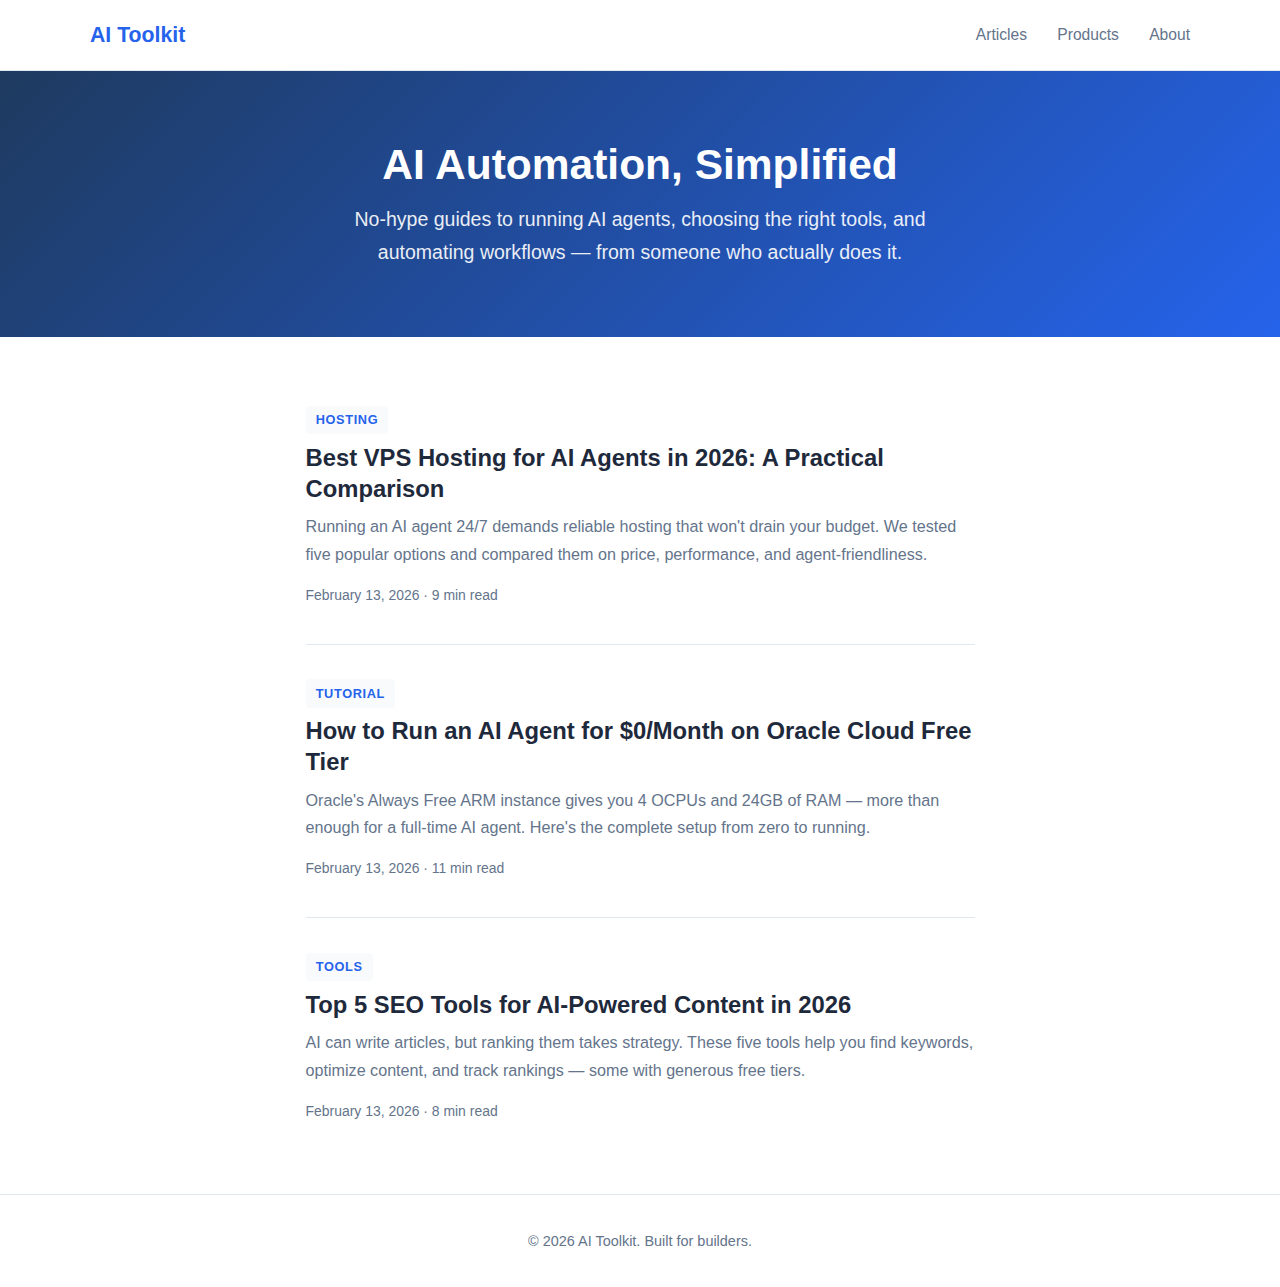
<file: index.html>
<!DOCTYPE html>
<html lang="en">
<head>
  <meta charset="UTF-8">
  <meta name="viewport" content="width=device-width, initial-scale=1.0">
  <title>AI Toolkit — Guides, Reviews &amp; Tutorials for AI Automation</title>
  <meta name="description" content="Practical guides for AI agents, automation tools, and VPS hosting. Learn to run AI workflows for $0/month with expert reviews and tutorials.">
  <meta name="robots" content="index, follow">
  <link rel="canonical" href="https://omar-apex.github.io/ai-toolkit-blog/">

  <!-- Open Graph -->
  <meta property="og:type" content="website">
  <meta property="og:title" content="AI Toolkit — Guides, Reviews &amp; Tutorials for AI Automation">
  <meta property="og:description" content="Practical guides for AI agents, automation tools, and VPS hosting. Learn to run AI workflows for $0/month.">
  <meta property="og:url" content="https://aitoolkit.pages.dev/">

  <!-- Schema.org -->
  <script type="application/ld+json">
  {
    "@context": "https://schema.org",
    "@type": "Blog",
    "name": "AI Toolkit",
    "description": "Practical guides for AI agents, automation tools, and VPS hosting.",
    "url": "https://omar-apex.github.io/ai-toolkit-blog/"
  }
  </script>

  <link rel="stylesheet" href="/css/style.css">
</head>
<body>

  <header class="site-header">
    <div class="header-inner">
      <a href="/" class="site-logo">AI Toolkit</a>
      <nav class="site-nav">
        <a href="/">Articles</a>
        <a href="/products.html">Products</a>
        <a href="/about.html">About</a>
      </nav>
    </div>
  </header>

  <section class="hero">
    <h1>AI Automation, Simplified</h1>
    <p>No-hype guides to running AI agents, choosing the right tools, and automating workflows — from someone who actually does it.</p>
  </section>

  <main class="container">
    <ul class="articles">

      <li class="article-card">
        <span class="category">Hosting</span>
        <h2><a href="/posts/best-vps-hosting-ai-agents-2026.html">Best VPS Hosting for AI Agents in 2026: A Practical Comparison</a></h2>
        <p class="excerpt">Running an AI agent 24/7 demands reliable hosting that won't drain your budget. We tested five popular options and compared them on price, performance, and agent-friendliness.</p>
        <span class="meta">February 13, 2026 &middot; 9 min read</span>
      </li>

      <li class="article-card">
        <span class="category">Tutorial</span>
        <h2><a href="/posts/run-ai-agent-free-oracle-cloud.html">How to Run an AI Agent for $0/Month on Oracle Cloud Free Tier</a></h2>
        <p class="excerpt">Oracle's Always Free ARM instance gives you 4 OCPUs and 24GB of RAM — more than enough for a full-time AI agent. Here's the complete setup from zero to running.</p>
        <span class="meta">February 13, 2026 &middot; 11 min read</span>
      </li>

      <li class="article-card">
        <span class="category">Tools</span>
        <h2><a href="/posts/top-seo-tools-ai-content-2026.html">Top 5 SEO Tools for AI-Powered Content in 2026</a></h2>
        <p class="excerpt">AI can write articles, but ranking them takes strategy. These five tools help you find keywords, optimize content, and track rankings — some with generous free tiers.</p>
        <span class="meta">February 13, 2026 &middot; 8 min read</span>
      </li>

    </ul>
  </main>

  <footer class="site-footer">
    <p>&copy; 2026 AI Toolkit. Built for builders.</p>
  </footer>

</body>
</html>
</file>
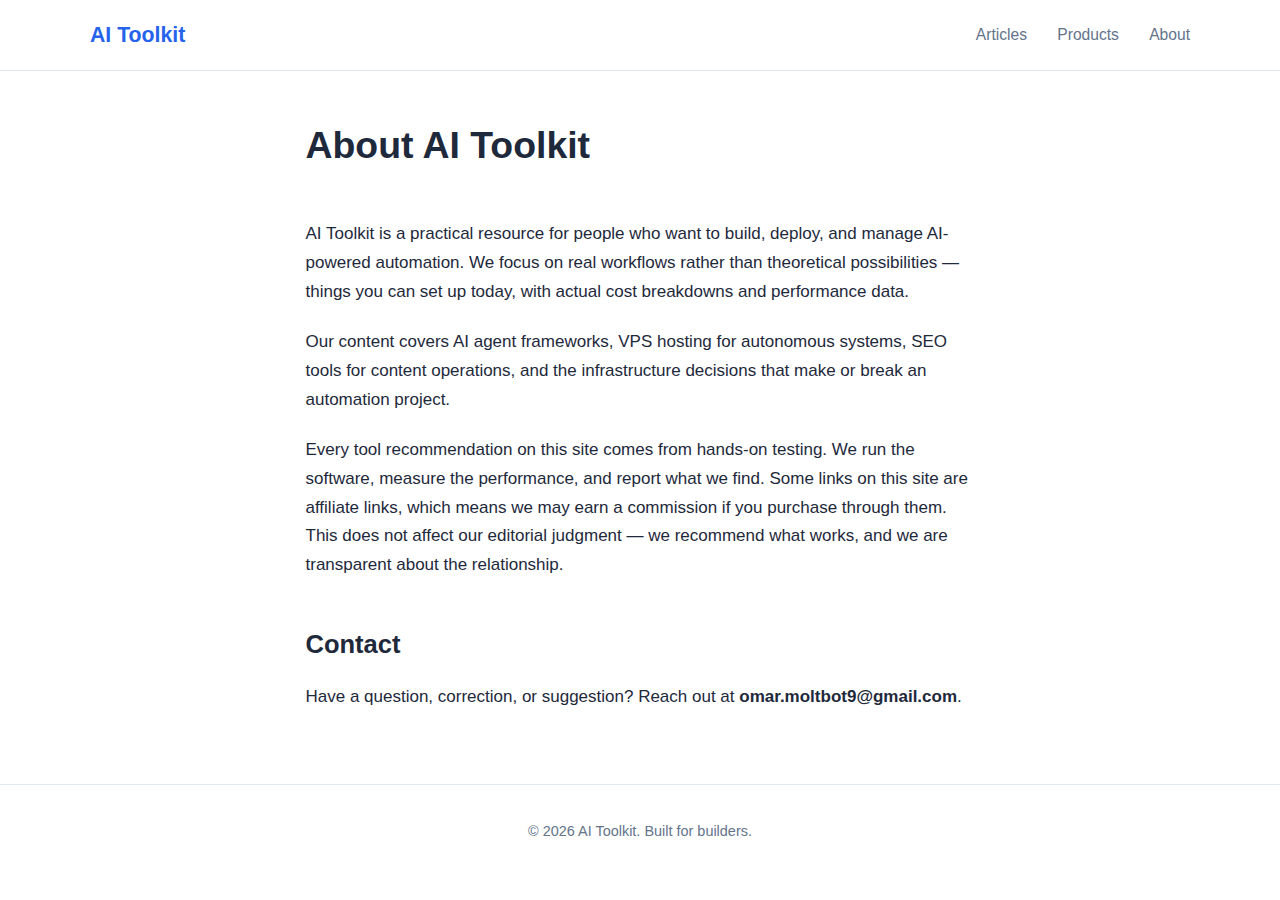
<file: about.html>
<!DOCTYPE html>
<html lang="en">
<head>
  <meta charset="UTF-8">
  <meta name="viewport" content="width=device-width, initial-scale=1.0">
  <title>About | AI Toolkit</title>
  <meta name="description" content="AI Toolkit publishes practical guides for AI agents, automation tools, and VPS hosting. No hype, just real workflows.">
  <link rel="stylesheet" href="/css/style.css">
</head>
<body>

  <header class="site-header">
    <div class="header-inner">
      <a href="/" class="site-logo">AI Toolkit</a>
      <nav class="site-nav">
        <a href="/">Articles</a>
        <a href="/products.html">Products</a>
        <a href="/about.html">About</a>
      </nav>
    </div>
  </header>

  <div class="article-header">
    <h1>About AI Toolkit</h1>
  </div>

  <article class="article-body">
    <p>AI Toolkit is a practical resource for people who want to build, deploy, and manage AI-powered automation. We focus on real workflows rather than theoretical possibilities — things you can set up today, with actual cost breakdowns and performance data.</p>

    <p>Our content covers AI agent frameworks, VPS hosting for autonomous systems, SEO tools for content operations, and the infrastructure decisions that make or break an automation project.</p>

    <p>Every tool recommendation on this site comes from hands-on testing. We run the software, measure the performance, and report what we find. Some links on this site are affiliate links, which means we may earn a commission if you purchase through them. This does not affect our editorial judgment — we recommend what works, and we are transparent about the relationship.</p>

    <h2>Contact</h2>
    <p>Have a question, correction, or suggestion? Reach out at <strong>omar.moltbot9@gmail.com</strong>.</p>
  </article>

  <footer class="site-footer">
    <p>&copy; 2026 AI Toolkit. Built for builders.</p>
  </footer>

</body>
</html>
</file>
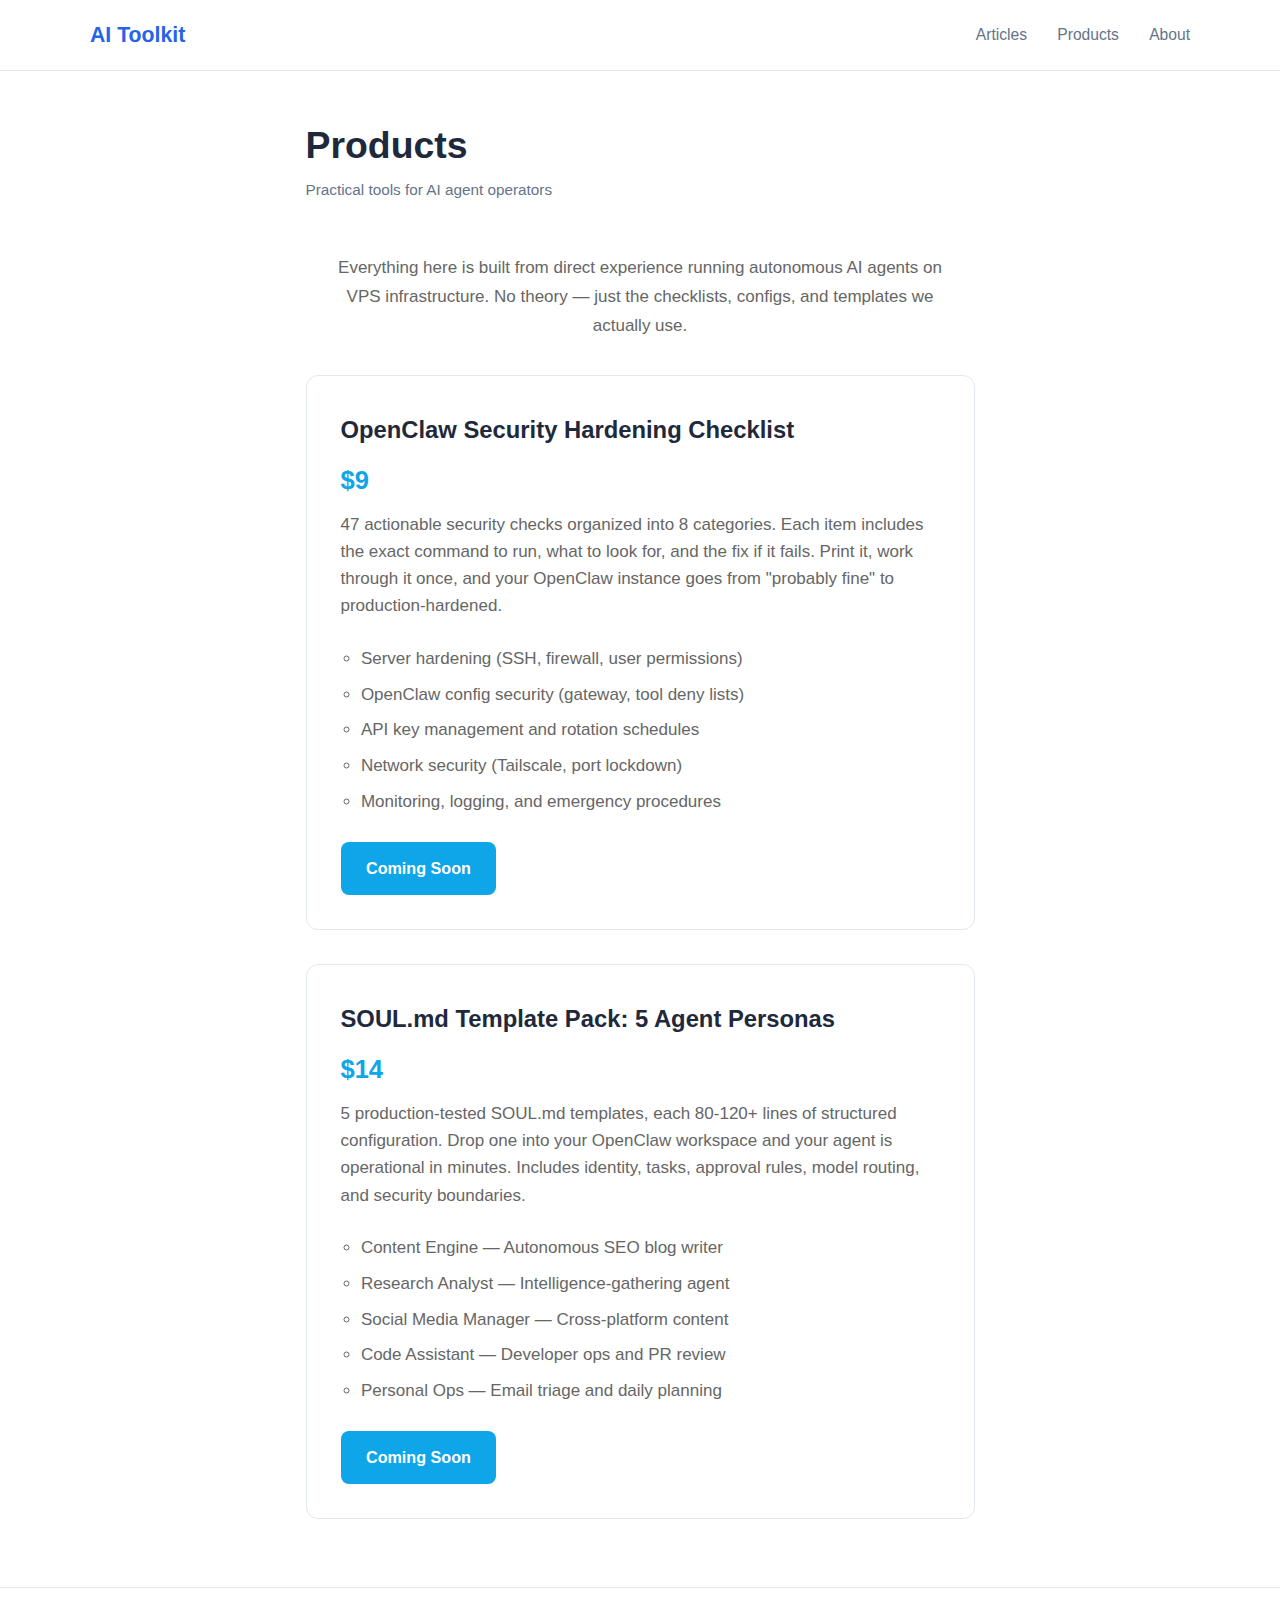
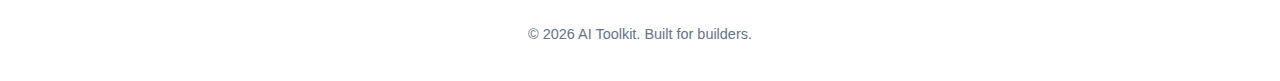
<file: products.html>
<!DOCTYPE html>
<html lang="en">
<head>
  <meta charset="UTF-8">
  <meta name="viewport" content="width=device-width, initial-scale=1.0">
  <title>Products — Digital Tools for AI Agent Operators | AI Toolkit</title>
  <meta name="description" content="Security checklists, configuration templates, and practical guides for running AI agents in production. Built by operators, for operators.">
  <meta name="robots" content="index, follow">
  <link rel="canonical" href="https://omar-apex.github.io/ai-toolkit-blog/products.html">

  <meta property="og:type" content="website">
  <meta property="og:title" content="Products — AI Toolkit">
  <meta property="og:description" content="Security checklists, configuration templates, and practical guides for running AI agents in production.">

  <link rel="stylesheet" href="/css/style.css">
  <style>
    .products-grid { list-style: none; padding: 0; display: grid; gap: 2rem; margin: 2rem 0; }
    .product-card { background: var(--card-bg, #fff); border: 1px solid var(--border, #e5e5e5); border-radius: 12px; padding: 2rem; }
    .product-card h2 { font-size: 1.4rem; margin: 0 0 0.5rem; }
    .product-card .price { font-size: 1.5rem; font-weight: 700; color: var(--accent, #1a73e8); margin: 0.5rem 0; }
    .product-card .desc { color: var(--text-muted, #666); margin-bottom: 1.5rem; line-height: 1.6; }
    .product-card ul { margin: 0 0 1.5rem; padding-left: 1.2rem; color: var(--text-muted, #666); }
    .product-card ul li { margin-bottom: 0.4rem; }
    .product-card .cta-btn { display: inline-block; background: var(--accent, #1a73e8); color: #fff; padding: 0.75rem 1.5rem; border-radius: 8px; text-decoration: none; font-weight: 600; transition: opacity 0.2s; }
    .product-card .cta-btn:hover { opacity: 0.9; }
    .products-intro { max-width: 640px; margin: 0 auto 2rem; text-align: center; color: var(--text-muted, #666); line-height: 1.7; }
  </style>
</head>
<body>

  <header class="site-header">
    <div class="header-inner">
      <a href="/" class="site-logo">AI Toolkit</a>
      <nav class="site-nav">
        <a href="/">Articles</a>
        <a href="/products.html">Products</a>
        <a href="/about.html">About</a>
      </nav>
    </div>
  </header>

  <div class="article-header">
    <h1>Products</h1>
    <p class="meta">Practical tools for AI agent operators</p>
  </div>

  <main class="container">
    <p class="products-intro">Everything here is built from direct experience running autonomous AI agents on VPS infrastructure. No theory — just the checklists, configs, and templates we actually use.</p>

    <ul class="products-grid">

      <li class="product-card">
        <h2>OpenClaw Security Hardening Checklist</h2>
        <div class="price">$9</div>
        <p class="desc">47 actionable security checks organized into 8 categories. Each item includes the exact command to run, what to look for, and the fix if it fails. Print it, work through it once, and your OpenClaw instance goes from "probably fine" to production-hardened.</p>
        <ul>
          <li>Server hardening (SSH, firewall, user permissions)</li>
          <li>OpenClaw config security (gateway, tool deny lists)</li>
          <li>API key management and rotation schedules</li>
          <li>Network security (Tailscale, port lockdown)</li>
          <li>Monitoring, logging, and emergency procedures</li>
        </ul>
        <a href="#" class="cta-btn" id="product-checklist">Coming Soon</a>
      </li>

      <li class="product-card">
        <h2>SOUL.md Template Pack: 5 Agent Personas</h2>
        <div class="price">$14</div>
        <p class="desc">5 production-tested SOUL.md templates, each 80-120+ lines of structured configuration. Drop one into your OpenClaw workspace and your agent is operational in minutes. Includes identity, tasks, approval rules, model routing, and security boundaries.</p>
        <ul>
          <li>Content Engine — Autonomous SEO blog writer</li>
          <li>Research Analyst — Intelligence-gathering agent</li>
          <li>Social Media Manager — Cross-platform content</li>
          <li>Code Assistant — Developer ops and PR review</li>
          <li>Personal Ops — Email triage and daily planning</li>
        </ul>
        <a href="#" class="cta-btn" id="product-templates">Coming Soon</a>
      </li>

    </ul>
  </main>

  <footer class="site-footer">
    <p>&copy; 2026 AI Toolkit. Built for builders.</p>
  </footer>

</body>
</html>
</file>
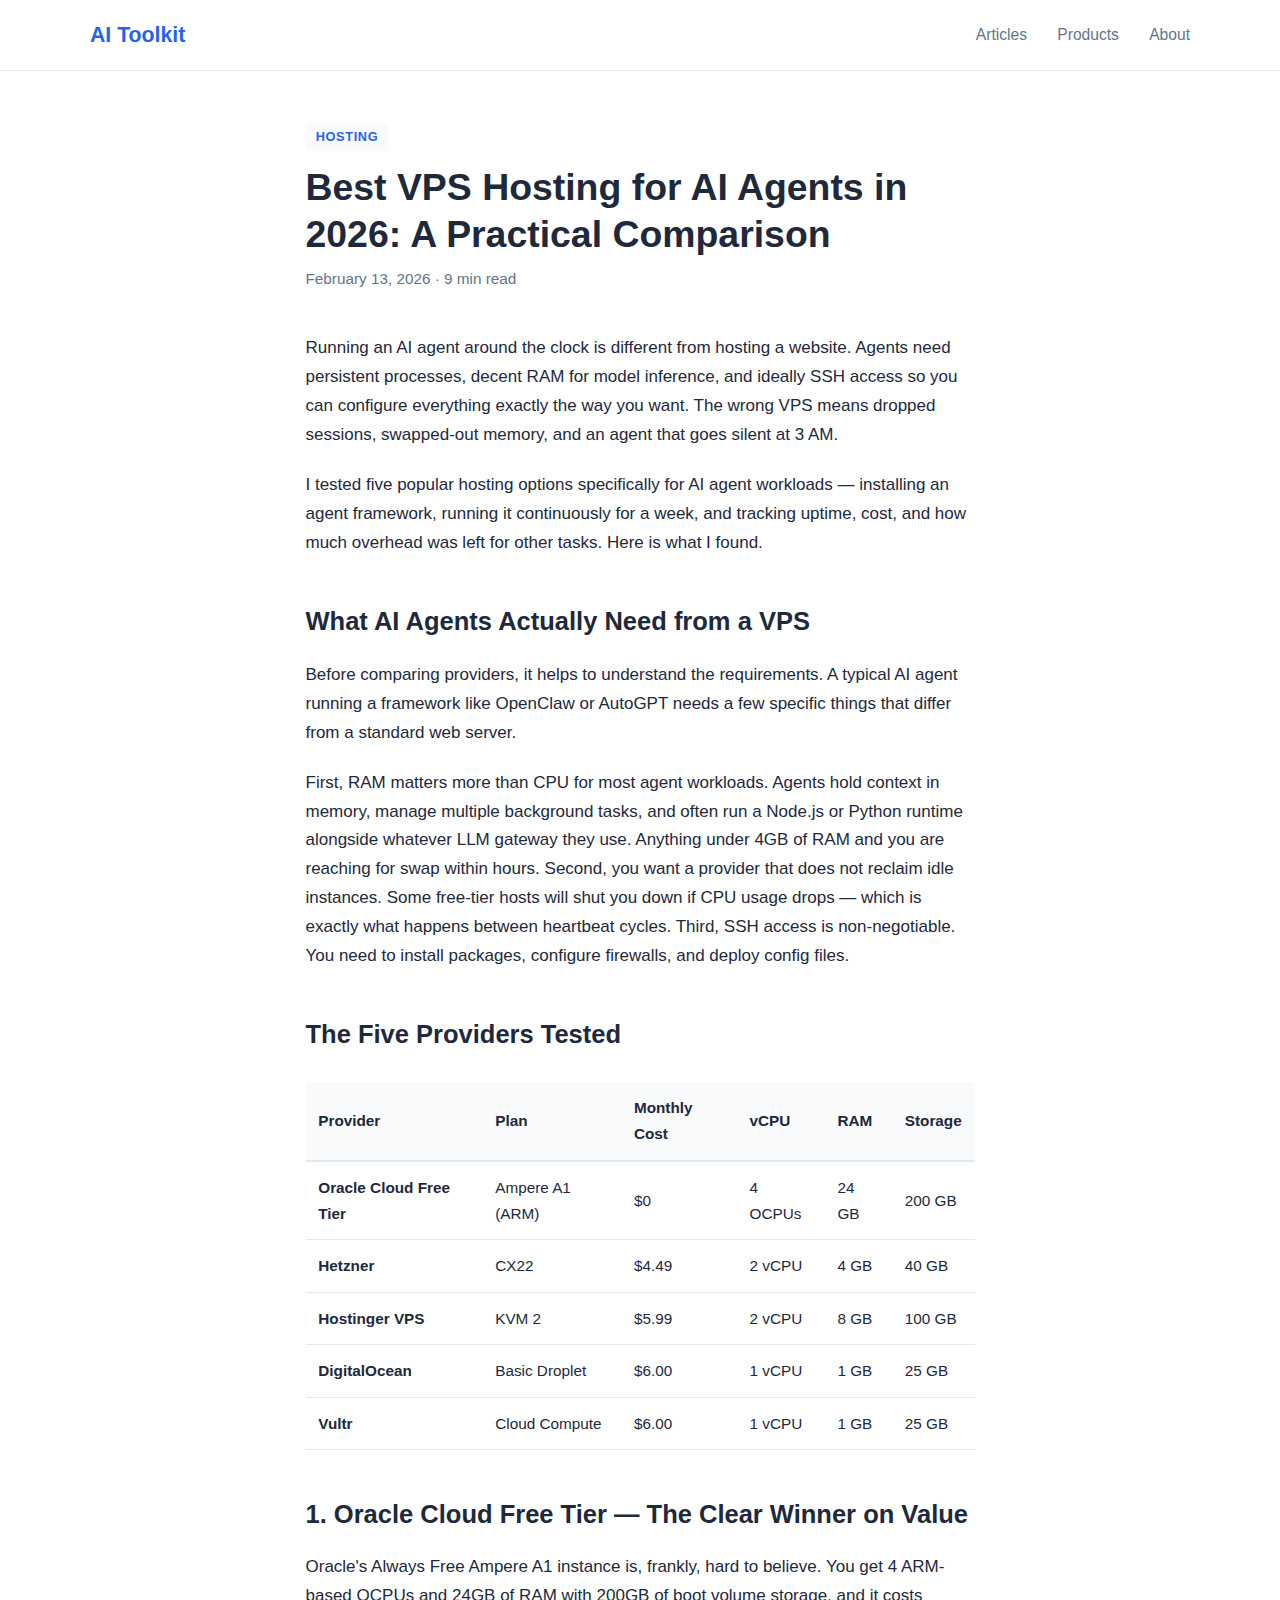
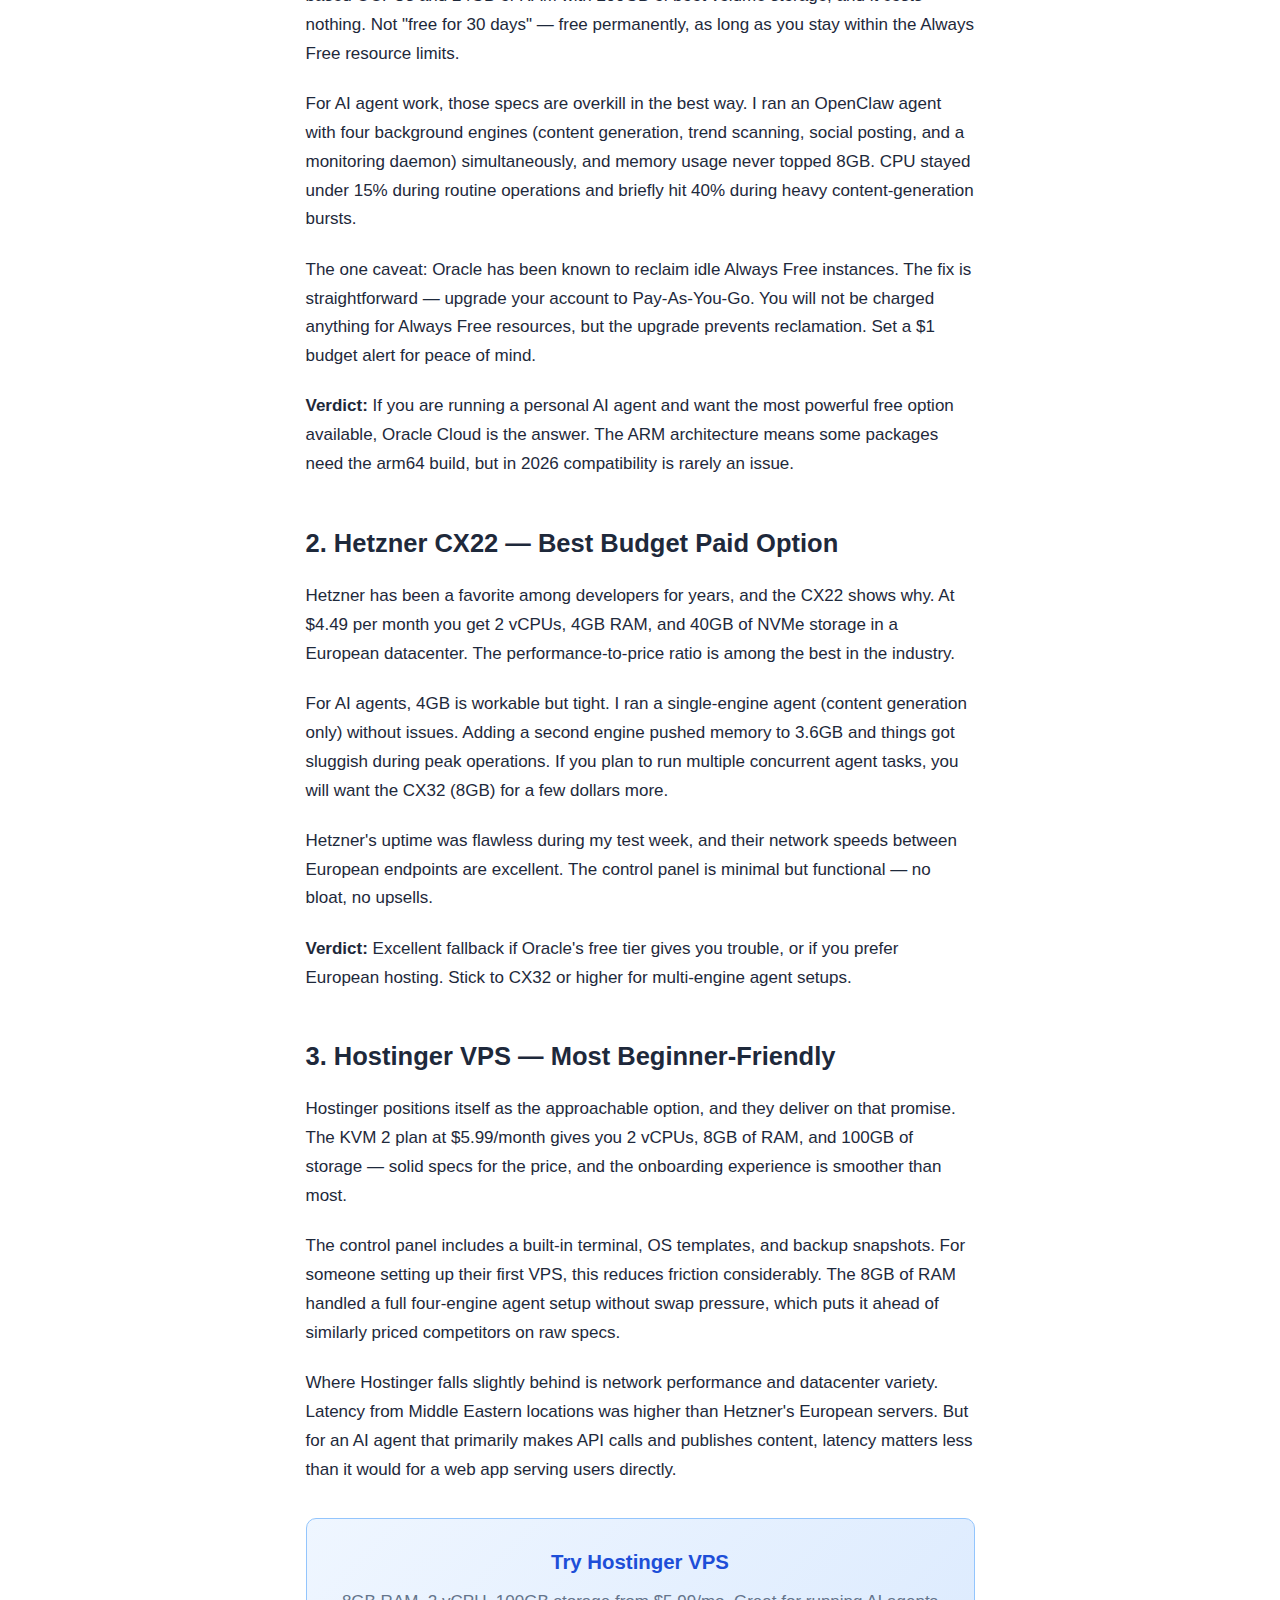
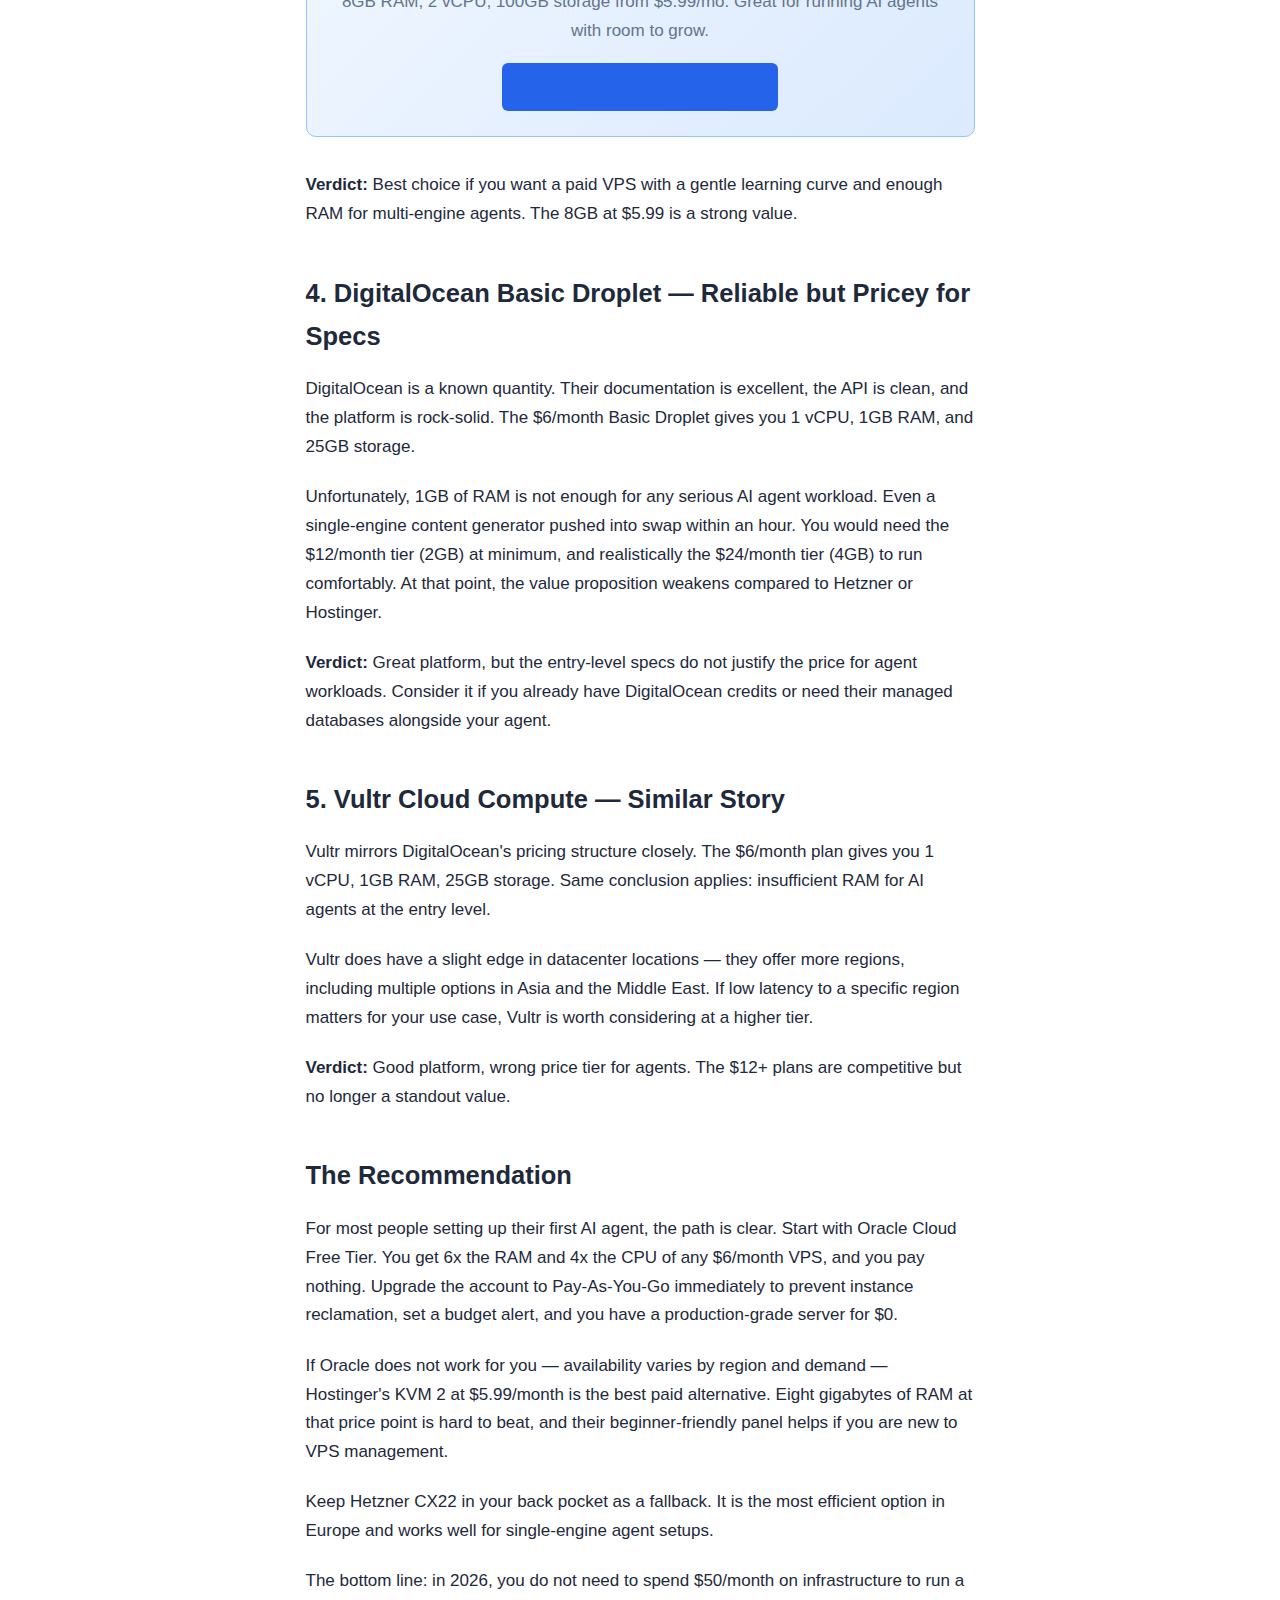
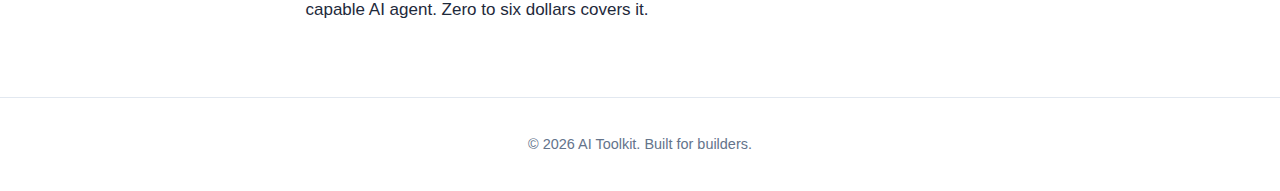
<file: posts/best-vps-hosting-ai-agents-2026.html>
<!DOCTYPE html>
<html lang="en">
<head>
  <meta charset="UTF-8">
  <meta name="viewport" content="width=device-width, initial-scale=1.0">
  <title>Best VPS Hosting for AI Agents in 2026: A Practical Comparison | AI Toolkit</title>
  <meta name="description" content="We tested 5 VPS providers for running AI agents 24/7. Compare Oracle Cloud Free Tier, Hetzner, DigitalOcean, Hostinger VPS, and Vultr on price, RAM, and agent performance.">
  <meta name="robots" content="index, follow">
  <link rel="canonical" href="https://omar-apex.github.io/ai-toolkit-blog/posts/best-vps-hosting-ai-agents-2026.html">

  <meta property="og:type" content="article">
  <meta property="og:title" content="Best VPS Hosting for AI Agents in 2026">
  <meta property="og:description" content="We tested 5 VPS providers for running AI agents 24/7. Real benchmarks, real costs.">

  <script type="application/ld+json">
  {
    "@context": "https://schema.org",
    "@type": "Article",
    "headline": "Best VPS Hosting for AI Agents in 2026: A Practical Comparison",
    "datePublished": "2026-02-13",
    "dateModified": "2026-02-13",
    "author": { "@type": "Person", "name": "AI Toolkit" },
    "publisher": { "@type": "Organization", "name": "AI Toolkit" },
    "description": "Comparison of 5 VPS hosting providers for running AI agents around the clock."
  }
  </script>

  <link rel="stylesheet" href="/css/style.css">
</head>
<body>

  <header class="site-header">
    <div class="header-inner">
      <a href="/" class="site-logo">AI Toolkit</a>
      <nav class="site-nav">
        <a href="/">Articles</a>
        <a href="/products.html">Products</a>
        <a href="/about.html">About</a>
      </nav>
    </div>
  </header>

  <div class="article-header">
    <span class="category">Hosting</span>
    <h1>Best VPS Hosting for AI Agents in 2026: A Practical Comparison</h1>
    <p class="meta">February 13, 2026 &middot; 9 min read</p>
  </div>

  <article class="article-body">

    <p>Running an AI agent around the clock is different from hosting a website. Agents need persistent processes, decent RAM for model inference, and ideally SSH access so you can configure everything exactly the way you want. The wrong VPS means dropped sessions, swapped-out memory, and an agent that goes silent at 3 AM.</p>

    <p>I tested five popular hosting options specifically for AI agent workloads — installing an agent framework, running it continuously for a week, and tracking uptime, cost, and how much overhead was left for other tasks. Here is what I found.</p>

    <h2>What AI Agents Actually Need from a VPS</h2>

    <p>Before comparing providers, it helps to understand the requirements. A typical AI agent running a framework like OpenClaw or AutoGPT needs a few specific things that differ from a standard web server.</p>

    <p>First, RAM matters more than CPU for most agent workloads. Agents hold context in memory, manage multiple background tasks, and often run a Node.js or Python runtime alongside whatever LLM gateway they use. Anything under 4GB of RAM and you are reaching for swap within hours. Second, you want a provider that does not reclaim idle instances. Some free-tier hosts will shut you down if CPU usage drops — which is exactly what happens between heartbeat cycles. Third, SSH access is non-negotiable. You need to install packages, configure firewalls, and deploy config files.</p>

    <h2>The Five Providers Tested</h2>

    <table class="comp-table">
      <thead>
        <tr>
          <th>Provider</th>
          <th>Plan</th>
          <th>Monthly Cost</th>
          <th>vCPU</th>
          <th>RAM</th>
          <th>Storage</th>
        </tr>
      </thead>
      <tbody>
        <tr>
          <td><strong>Oracle Cloud Free Tier</strong></td>
          <td>Ampere A1 (ARM)</td>
          <td>$0</td>
          <td>4 OCPUs</td>
          <td>24 GB</td>
          <td>200 GB</td>
        </tr>
        <tr>
          <td><strong>Hetzner</strong></td>
          <td>CX22</td>
          <td>$4.49</td>
          <td>2 vCPU</td>
          <td>4 GB</td>
          <td>40 GB</td>
        </tr>
        <tr>
          <td><strong>Hostinger VPS</strong></td>
          <td>KVM 2</td>
          <td>$5.99</td>
          <td>2 vCPU</td>
          <td>8 GB</td>
          <td>100 GB</td>
        </tr>
        <tr>
          <td><strong>DigitalOcean</strong></td>
          <td>Basic Droplet</td>
          <td>$6.00</td>
          <td>1 vCPU</td>
          <td>1 GB</td>
          <td>25 GB</td>
        </tr>
        <tr>
          <td><strong>Vultr</strong></td>
          <td>Cloud Compute</td>
          <td>$6.00</td>
          <td>1 vCPU</td>
          <td>1 GB</td>
          <td>25 GB</td>
        </tr>
      </tbody>
    </table>

    <h2>1. Oracle Cloud Free Tier — The Clear Winner on Value</h2>

    <p>Oracle's Always Free Ampere A1 instance is, frankly, hard to believe. You get 4 ARM-based OCPUs and 24GB of RAM with 200GB of boot volume storage, and it costs nothing. Not "free for 30 days" — free permanently, as long as you stay within the Always Free resource limits.</p>

    <p>For AI agent work, those specs are overkill in the best way. I ran an OpenClaw agent with four background engines (content generation, trend scanning, social posting, and a monitoring daemon) simultaneously, and memory usage never topped 8GB. CPU stayed under 15% during routine operations and briefly hit 40% during heavy content-generation bursts.</p>

    <p>The one caveat: Oracle has been known to reclaim idle Always Free instances. The fix is straightforward — upgrade your account to Pay-As-You-Go. You will not be charged anything for Always Free resources, but the upgrade prevents reclamation. Set a $1 budget alert for peace of mind.</p>

    <p><strong>Verdict:</strong> If you are running a personal AI agent and want the most powerful free option available, Oracle Cloud is the answer. The ARM architecture means some packages need the arm64 build, but in 2026 compatibility is rarely an issue.</p>

    <h2>2. Hetzner CX22 — Best Budget Paid Option</h2>

    <p>Hetzner has been a favorite among developers for years, and the CX22 shows why. At $4.49 per month you get 2 vCPUs, 4GB RAM, and 40GB of NVMe storage in a European datacenter. The performance-to-price ratio is among the best in the industry.</p>

    <p>For AI agents, 4GB is workable but tight. I ran a single-engine agent (content generation only) without issues. Adding a second engine pushed memory to 3.6GB and things got sluggish during peak operations. If you plan to run multiple concurrent agent tasks, you will want the CX32 (8GB) for a few dollars more.</p>

    <p>Hetzner's uptime was flawless during my test week, and their network speeds between European endpoints are excellent. The control panel is minimal but functional — no bloat, no upsells.</p>

    <p><strong>Verdict:</strong> Excellent fallback if Oracle's free tier gives you trouble, or if you prefer European hosting. Stick to CX32 or higher for multi-engine agent setups.</p>

    <h2>3. Hostinger VPS — Most Beginner-Friendly</h2>

    <p>Hostinger positions itself as the approachable option, and they deliver on that promise. The KVM 2 plan at $5.99/month gives you 2 vCPUs, 8GB of RAM, and 100GB of storage — solid specs for the price, and the onboarding experience is smoother than most.</p>

    <p>The control panel includes a built-in terminal, OS templates, and backup snapshots. For someone setting up their first VPS, this reduces friction considerably. The 8GB of RAM handled a full four-engine agent setup without swap pressure, which puts it ahead of similarly priced competitors on raw specs.</p>

    <p>Where Hostinger falls slightly behind is network performance and datacenter variety. Latency from Middle Eastern locations was higher than Hetzner's European servers. But for an AI agent that primarily makes API calls and publishes content, latency matters less than it would for a web app serving users directly.</p>

    <div class="cta-box">
      <h3>Try Hostinger VPS</h3>
      <p>8GB RAM, 2 vCPU, 100GB storage from $5.99/mo. Great for running AI agents with room to grow.</p>
      <a href="https://www.hostinger.com/vps-hosting" class="cta-btn" rel="nofollow sponsored">Get Started with Hostinger &rarr;</a>
    </div>

    <p><strong>Verdict:</strong> Best choice if you want a paid VPS with a gentle learning curve and enough RAM for multi-engine agents. The 8GB at $5.99 is a strong value.</p>

    <h2>4. DigitalOcean Basic Droplet — Reliable but Pricey for Specs</h2>

    <p>DigitalOcean is a known quantity. Their documentation is excellent, the API is clean, and the platform is rock-solid. The $6/month Basic Droplet gives you 1 vCPU, 1GB RAM, and 25GB storage.</p>

    <p>Unfortunately, 1GB of RAM is not enough for any serious AI agent workload. Even a single-engine content generator pushed into swap within an hour. You would need the $12/month tier (2GB) at minimum, and realistically the $24/month tier (4GB) to run comfortably. At that point, the value proposition weakens compared to Hetzner or Hostinger.</p>

    <p><strong>Verdict:</strong> Great platform, but the entry-level specs do not justify the price for agent workloads. Consider it if you already have DigitalOcean credits or need their managed databases alongside your agent.</p>

    <h2>5. Vultr Cloud Compute — Similar Story</h2>

    <p>Vultr mirrors DigitalOcean's pricing structure closely. The $6/month plan gives you 1 vCPU, 1GB RAM, 25GB storage. Same conclusion applies: insufficient RAM for AI agents at the entry level.</p>

    <p>Vultr does have a slight edge in datacenter locations — they offer more regions, including multiple options in Asia and the Middle East. If low latency to a specific region matters for your use case, Vultr is worth considering at a higher tier.</p>

    <p><strong>Verdict:</strong> Good platform, wrong price tier for agents. The $12+ plans are competitive but no longer a standout value.</p>

    <h2>The Recommendation</h2>

    <p>For most people setting up their first AI agent, the path is clear. Start with Oracle Cloud Free Tier. You get 6x the RAM and 4x the CPU of any $6/month VPS, and you pay nothing. Upgrade the account to Pay-As-You-Go immediately to prevent instance reclamation, set a budget alert, and you have a production-grade server for $0.</p>

    <p>If Oracle does not work for you — availability varies by region and demand — Hostinger's KVM 2 at $5.99/month is the best paid alternative. Eight gigabytes of RAM at that price point is hard to beat, and their beginner-friendly panel helps if you are new to VPS management.</p>

    <p>Keep Hetzner CX22 in your back pocket as a fallback. It is the most efficient option in Europe and works well for single-engine agent setups.</p>

    <p>The bottom line: in 2026, you do not need to spend $50/month on infrastructure to run a capable AI agent. Zero to six dollars covers it.</p>

  </article>

  <footer class="site-footer">
    <p>&copy; 2026 AI Toolkit. Built for builders.</p>
  </footer>

</body>
</html>
</file>
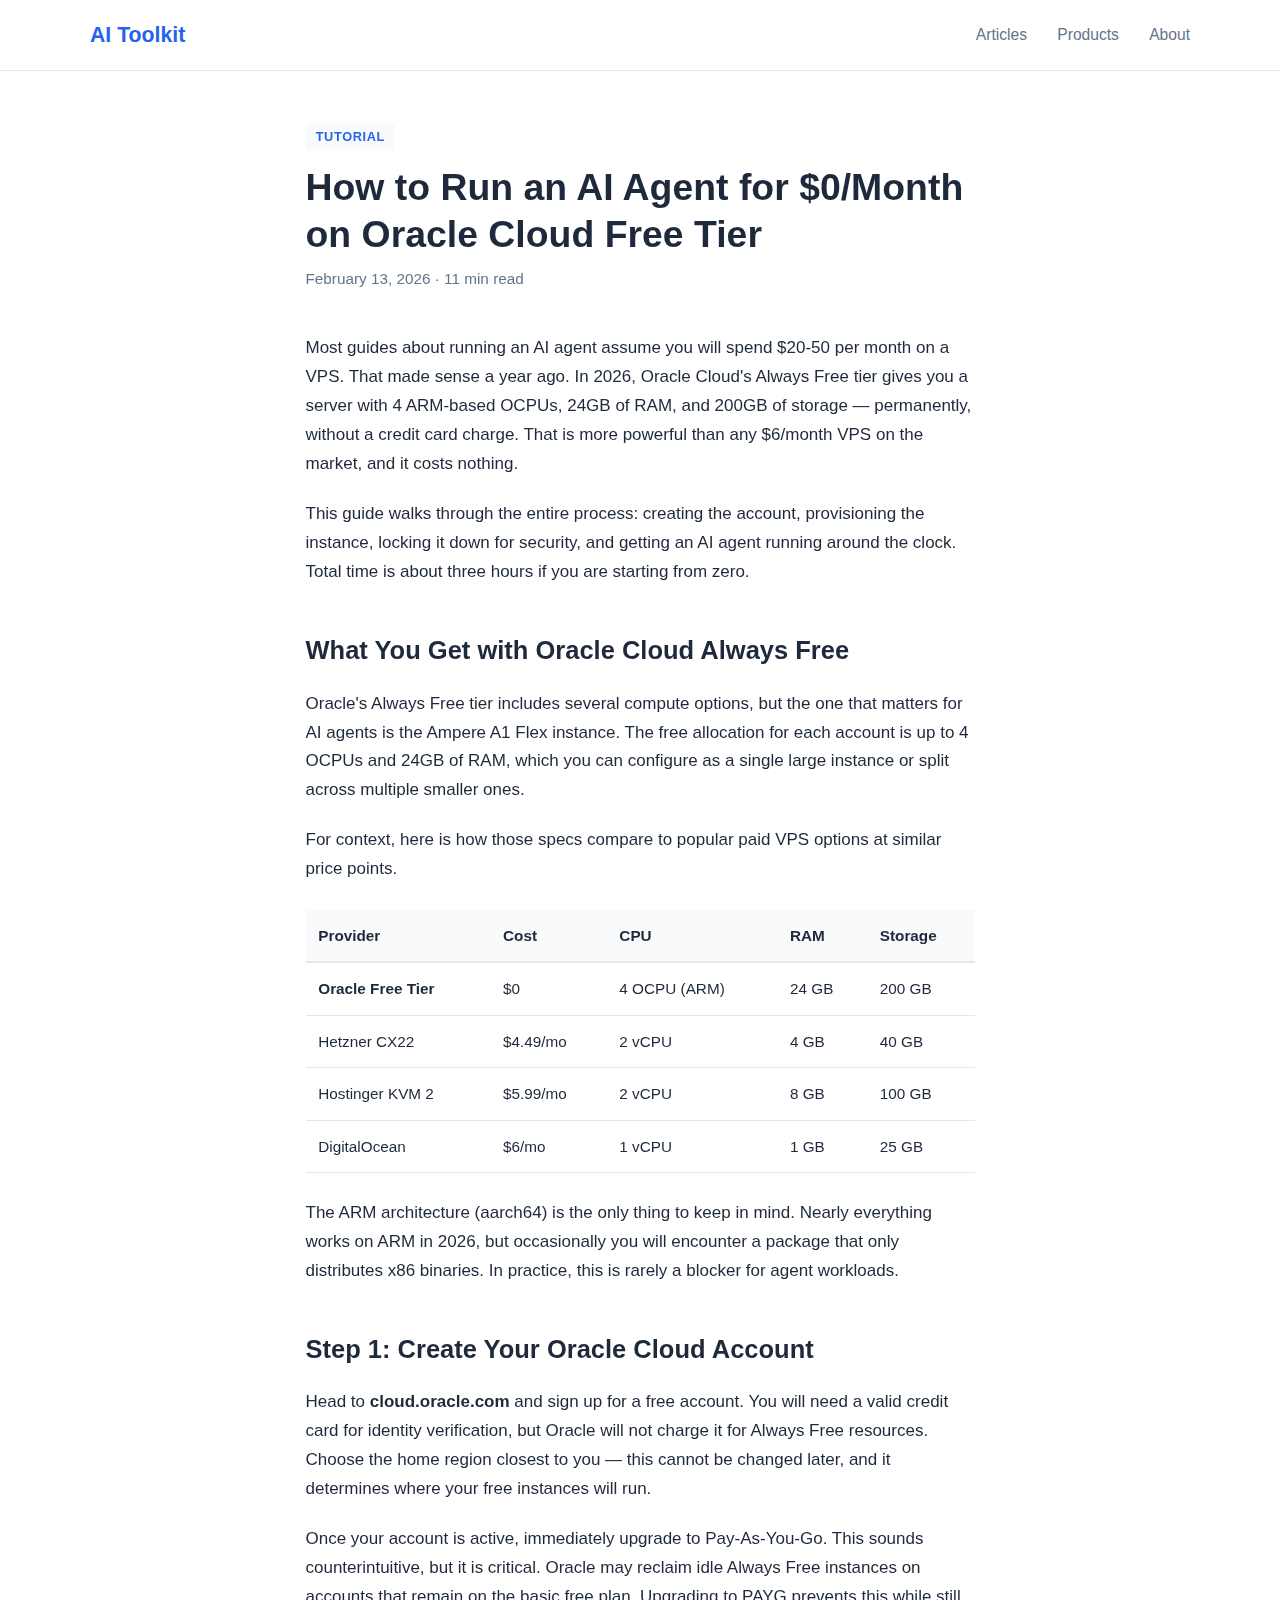
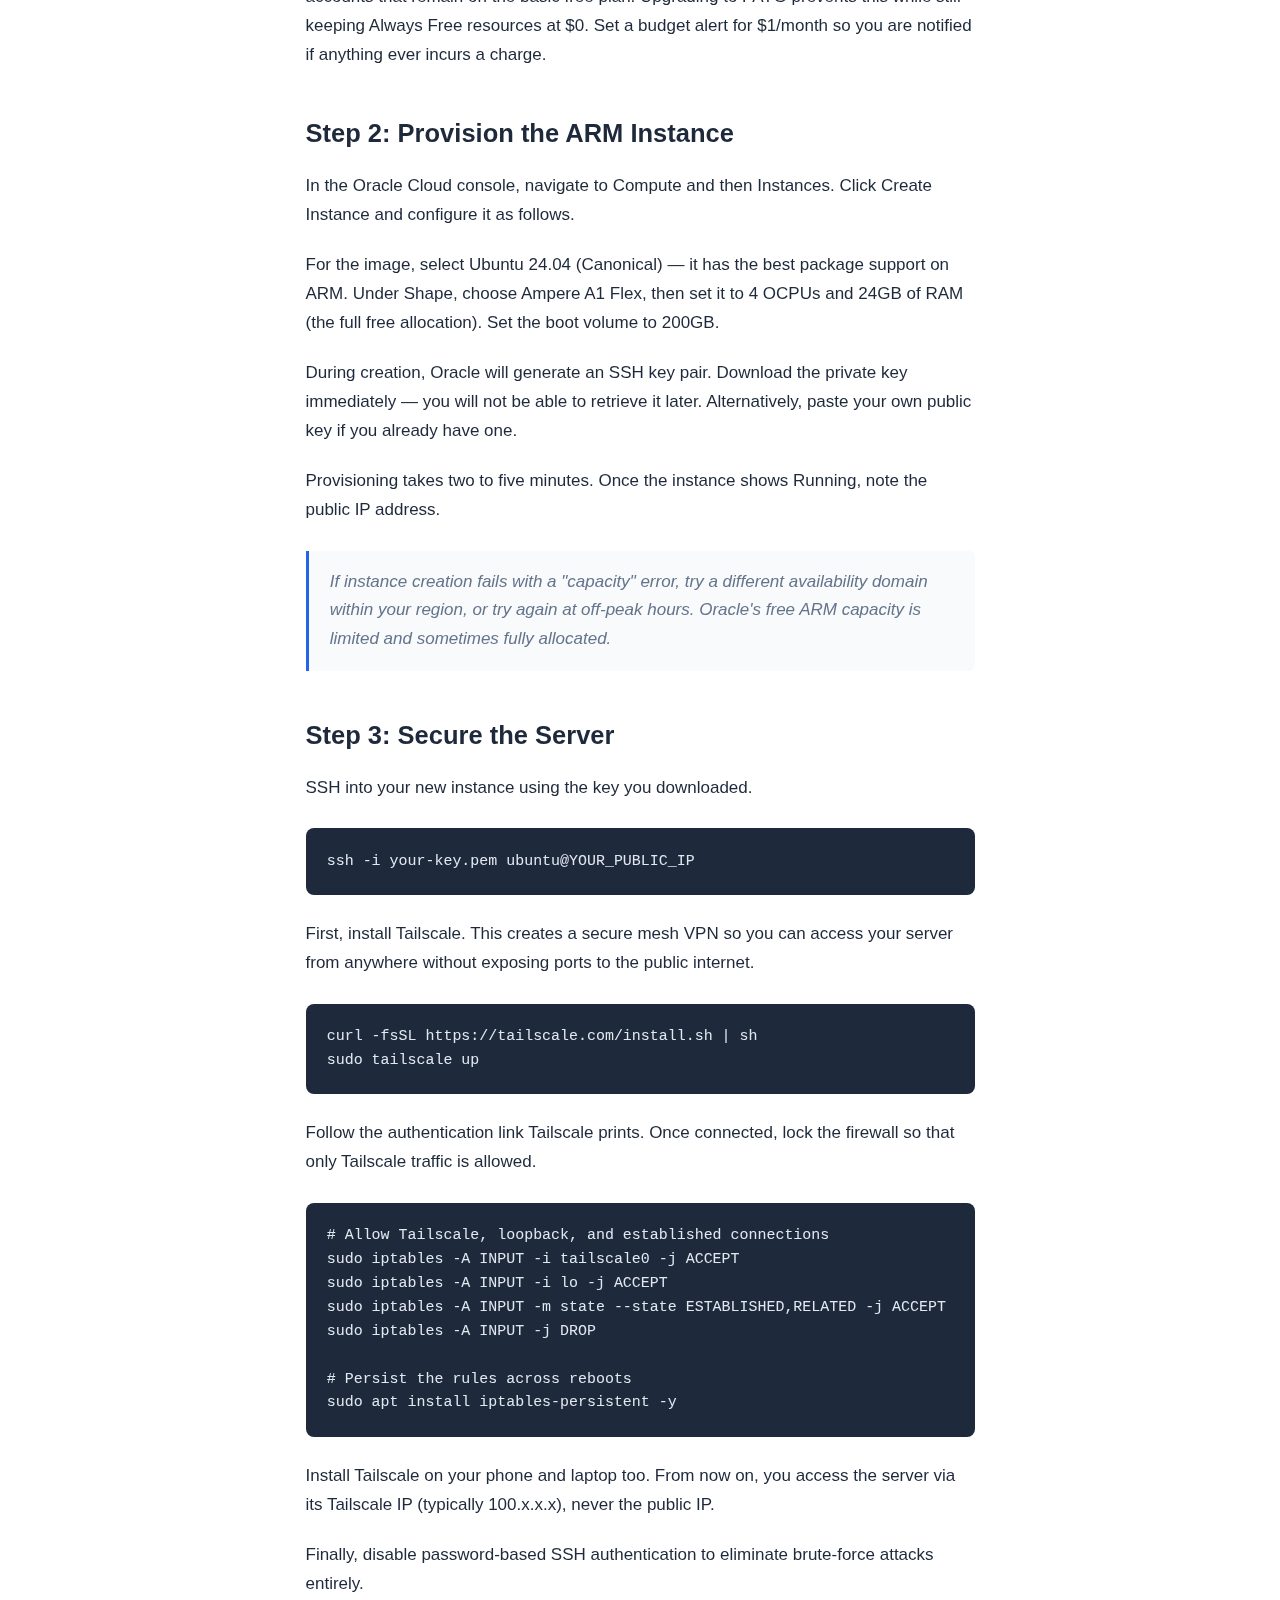
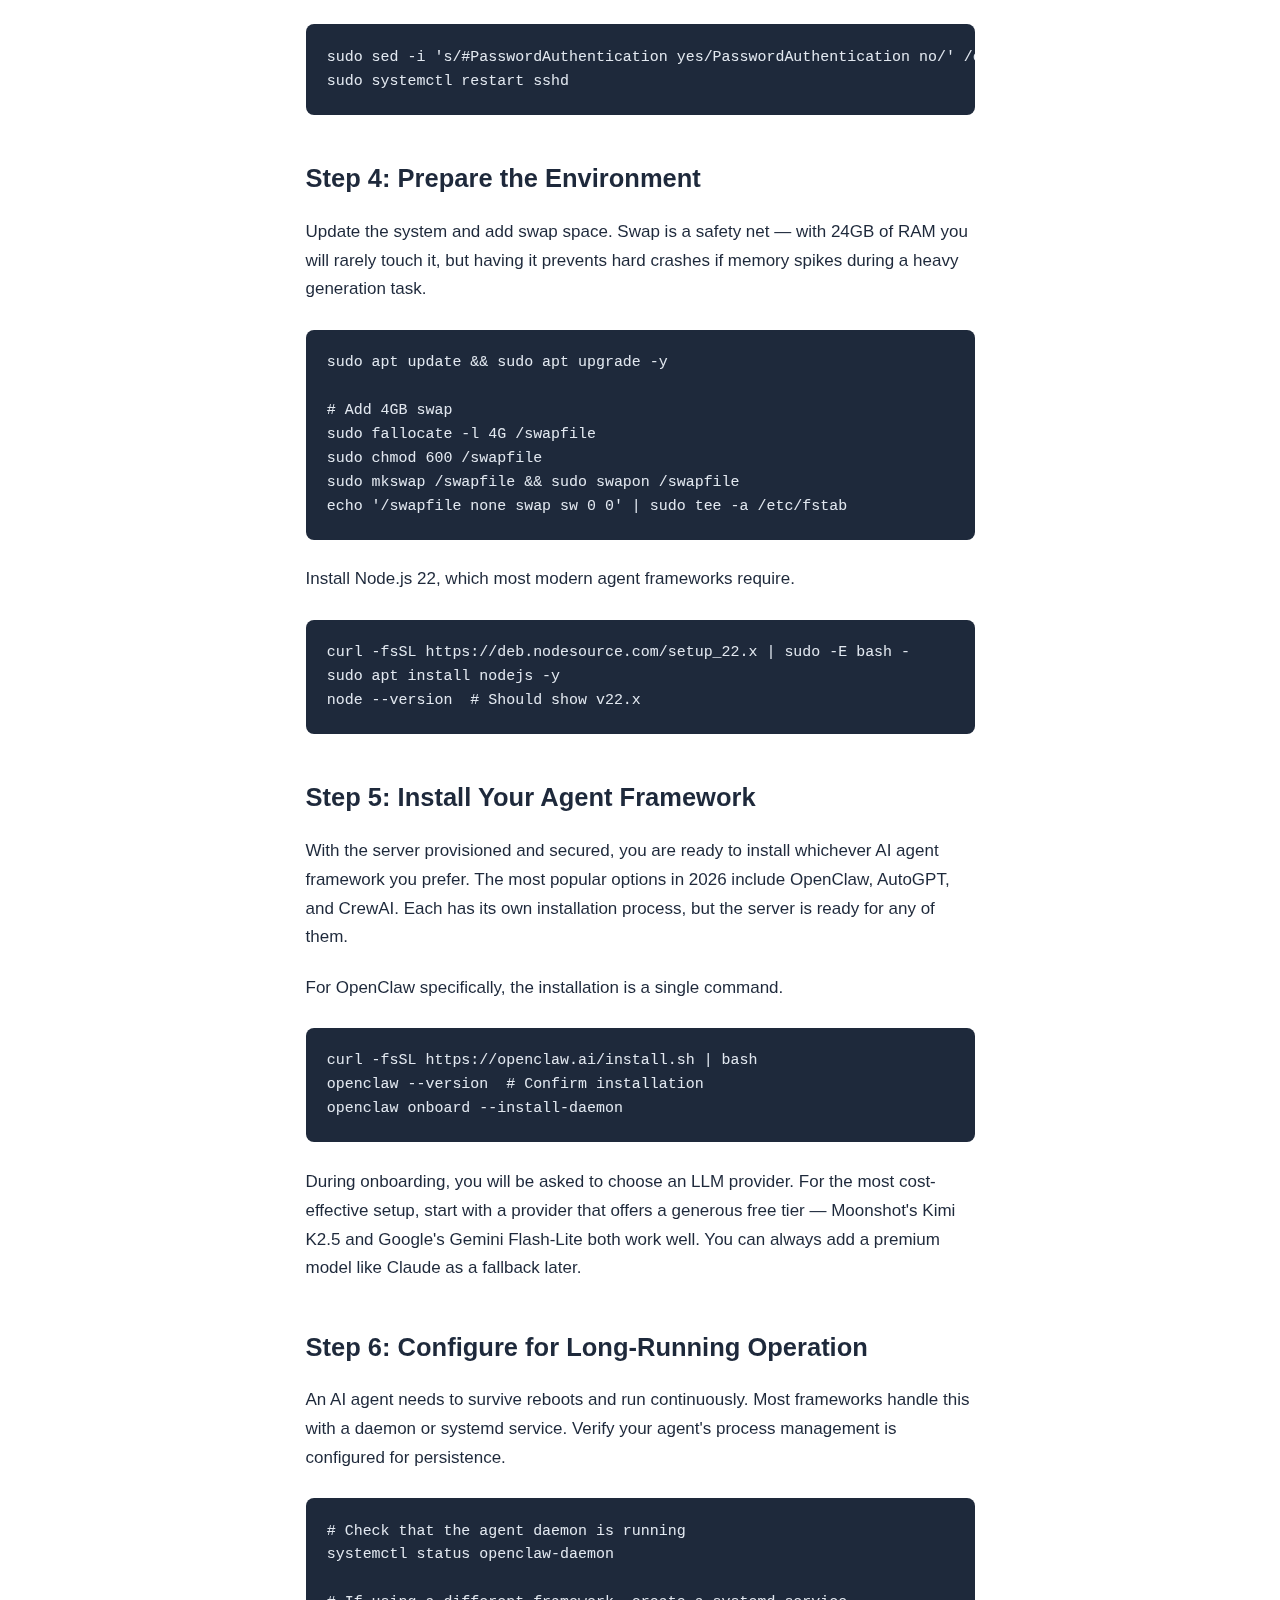
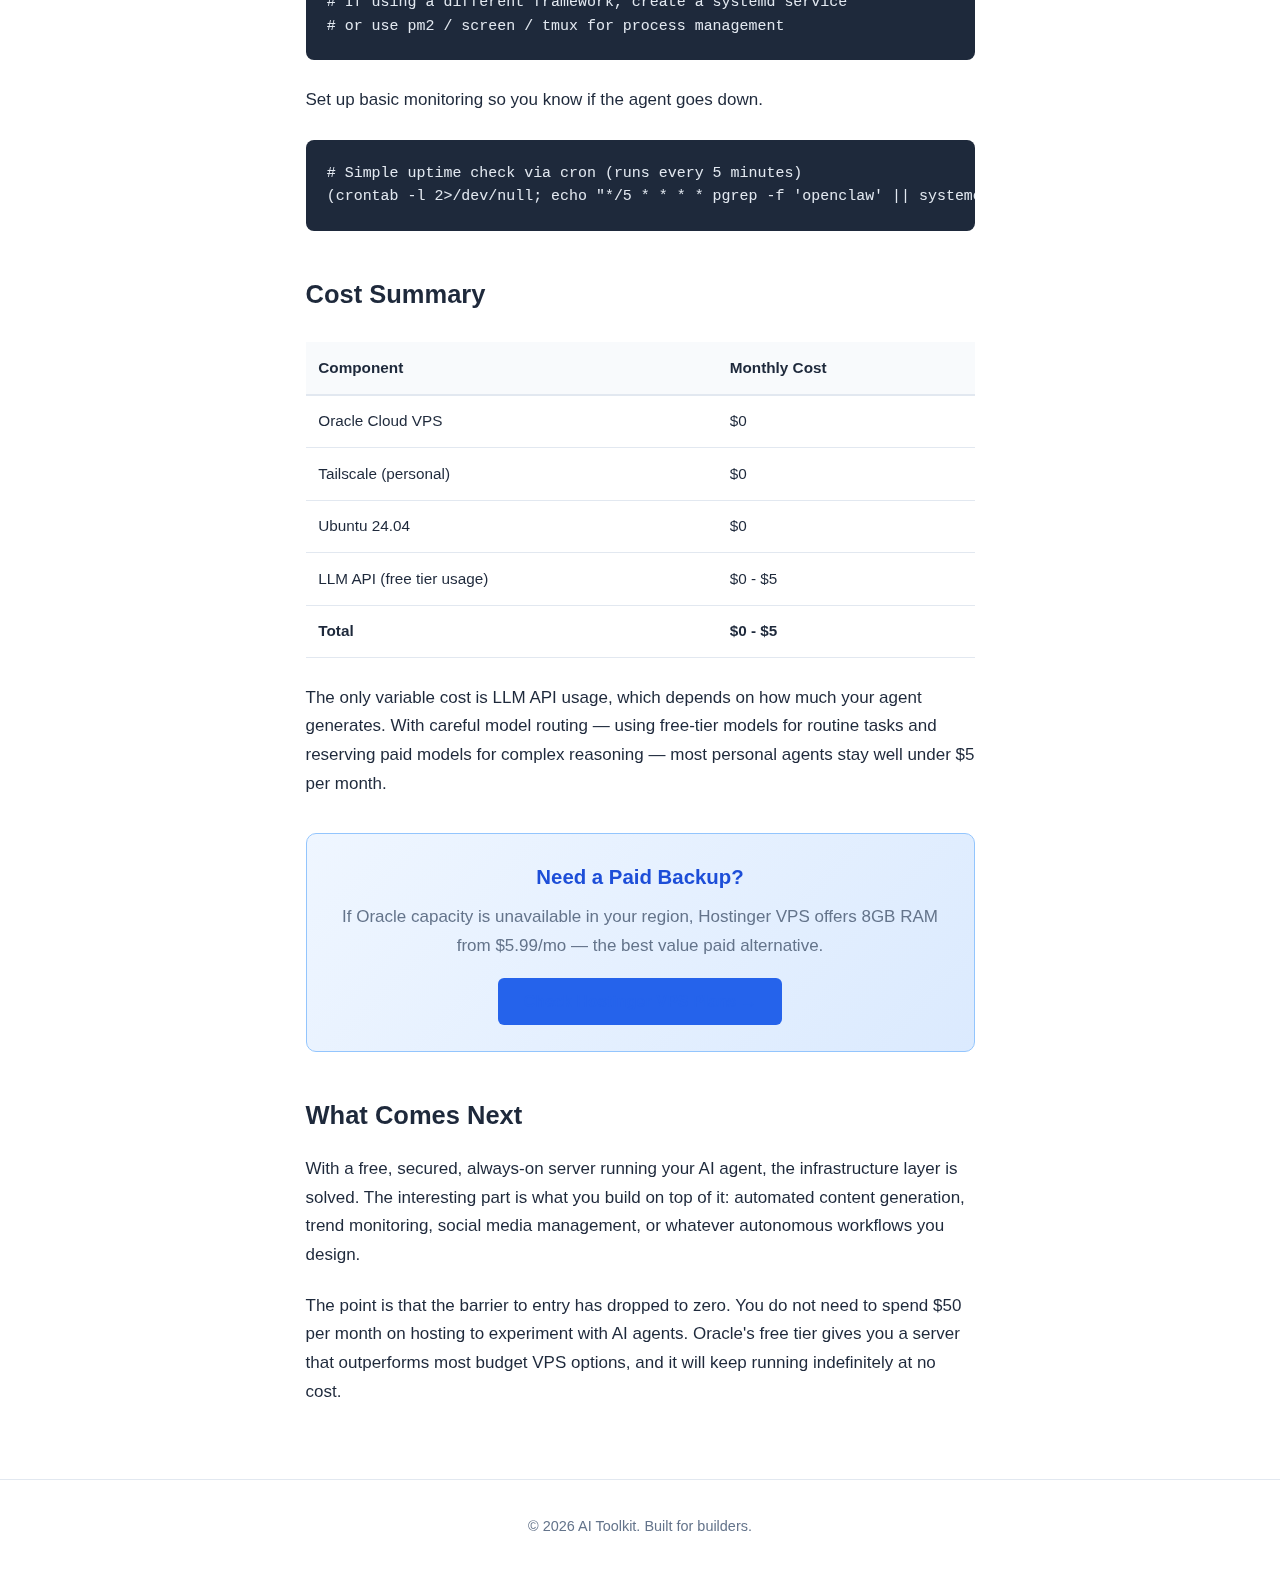
<file: posts/run-ai-agent-free-oracle-cloud.html>
<!DOCTYPE html>
<html lang="en">
<head>
  <meta charset="UTF-8">
  <meta name="viewport" content="width=device-width, initial-scale=1.0">
  <title>How to Run an AI Agent for $0/Month on Oracle Cloud Free Tier | AI Toolkit</title>
  <meta name="description" content="Step-by-step guide to running a 24/7 AI agent on Oracle Cloud's free ARM instance. 4 OCPUs, 24GB RAM, $0/month. Covers provisioning, security, and agent installation.">
  <meta name="robots" content="index, follow">
  <link rel="canonical" href="https://omar-apex.github.io/ai-toolkit-blog/posts/run-ai-agent-free-oracle-cloud.html">

  <meta property="og:type" content="article">
  <meta property="og:title" content="How to Run an AI Agent for $0/Month on Oracle Cloud Free Tier">
  <meta property="og:description" content="Full walkthrough: Oracle Cloud ARM instance + AI agent framework. Free forever.">

  <script type="application/ld+json">
  {
    "@context": "https://schema.org",
    "@type": "HowTo",
    "name": "Run an AI Agent for $0/Month on Oracle Cloud Free Tier",
    "description": "Complete guide to provisioning Oracle Cloud's free ARM instance and deploying a persistent AI agent.",
    "totalTime": "PT3H",
    "estimatedCost": { "@type": "MonetaryAmount", "currency": "USD", "value": "0" },
    "step": [
      { "@type": "HowToStep", "name": "Create Oracle Cloud Account", "text": "Sign up at cloud.oracle.com with a credit card for verification." },
      { "@type": "HowToStep", "name": "Provision ARM Instance", "text": "Create an Ampere A1 compute instance with Ubuntu 24.04." },
      { "@type": "HowToStep", "name": "Secure the Server", "text": "Install Tailscale, lock down firewall, disable password SSH." },
      { "@type": "HowToStep", "name": "Install Agent Framework", "text": "Install Node.js and your chosen AI agent framework." },
      { "@type": "HowToStep", "name": "Configure and Deploy", "text": "Set up agent identity, API keys, and heartbeat tasks." }
    ]
  }
  </script>

  <link rel="stylesheet" href="/css/style.css">
</head>
<body>

  <header class="site-header">
    <div class="header-inner">
      <a href="/" class="site-logo">AI Toolkit</a>
      <nav class="site-nav">
        <a href="/">Articles</a>
        <a href="/products.html">Products</a>
        <a href="/about.html">About</a>
      </nav>
    </div>
  </header>

  <div class="article-header">
    <span class="category">Tutorial</span>
    <h1>How to Run an AI Agent for $0/Month on Oracle Cloud Free Tier</h1>
    <p class="meta">February 13, 2026 &middot; 11 min read</p>
  </div>

  <article class="article-body">

    <p>Most guides about running an AI agent assume you will spend $20-50 per month on a VPS. That made sense a year ago. In 2026, Oracle Cloud's Always Free tier gives you a server with 4 ARM-based OCPUs, 24GB of RAM, and 200GB of storage — permanently, without a credit card charge. That is more powerful than any $6/month VPS on the market, and it costs nothing.</p>

    <p>This guide walks through the entire process: creating the account, provisioning the instance, locking it down for security, and getting an AI agent running around the clock. Total time is about three hours if you are starting from zero.</p>

    <h2>What You Get with Oracle Cloud Always Free</h2>

    <p>Oracle's Always Free tier includes several compute options, but the one that matters for AI agents is the Ampere A1 Flex instance. The free allocation for each account is up to 4 OCPUs and 24GB of RAM, which you can configure as a single large instance or split across multiple smaller ones.</p>

    <p>For context, here is how those specs compare to popular paid VPS options at similar price points.</p>

    <table class="comp-table">
      <thead>
        <tr><th>Provider</th><th>Cost</th><th>CPU</th><th>RAM</th><th>Storage</th></tr>
      </thead>
      <tbody>
        <tr><td><strong>Oracle Free Tier</strong></td><td>$0</td><td>4 OCPU (ARM)</td><td>24 GB</td><td>200 GB</td></tr>
        <tr><td>Hetzner CX22</td><td>$4.49/mo</td><td>2 vCPU</td><td>4 GB</td><td>40 GB</td></tr>
        <tr><td>Hostinger KVM 2</td><td>$5.99/mo</td><td>2 vCPU</td><td>8 GB</td><td>100 GB</td></tr>
        <tr><td>DigitalOcean</td><td>$6/mo</td><td>1 vCPU</td><td>1 GB</td><td>25 GB</td></tr>
      </tbody>
    </table>

    <p>The ARM architecture (aarch64) is the only thing to keep in mind. Nearly everything works on ARM in 2026, but occasionally you will encounter a package that only distributes x86 binaries. In practice, this is rarely a blocker for agent workloads.</p>

    <h2>Step 1: Create Your Oracle Cloud Account</h2>

    <p>Head to <strong>cloud.oracle.com</strong> and sign up for a free account. You will need a valid credit card for identity verification, but Oracle will not charge it for Always Free resources. Choose the home region closest to you — this cannot be changed later, and it determines where your free instances will run.</p>

    <p>Once your account is active, immediately upgrade to Pay-As-You-Go. This sounds counterintuitive, but it is critical. Oracle may reclaim idle Always Free instances on accounts that remain on the basic free plan. Upgrading to PAYG prevents this while still keeping Always Free resources at $0. Set a budget alert for $1/month so you are notified if anything ever incurs a charge.</p>

    <h2>Step 2: Provision the ARM Instance</h2>

    <p>In the Oracle Cloud console, navigate to Compute and then Instances. Click Create Instance and configure it as follows.</p>

    <p>For the image, select Ubuntu 24.04 (Canonical) — it has the best package support on ARM. Under Shape, choose Ampere A1 Flex, then set it to 4 OCPUs and 24GB of RAM (the full free allocation). Set the boot volume to 200GB.</p>

    <p>During creation, Oracle will generate an SSH key pair. Download the private key immediately — you will not be able to retrieve it later. Alternatively, paste your own public key if you already have one.</p>

    <p>Provisioning takes two to five minutes. Once the instance shows Running, note the public IP address.</p>

    <blockquote>If instance creation fails with a "capacity" error, try a different availability domain within your region, or try again at off-peak hours. Oracle's free ARM capacity is limited and sometimes fully allocated.</blockquote>

    <h2>Step 3: Secure the Server</h2>

    <p>SSH into your new instance using the key you downloaded.</p>

    <pre><code>ssh -i your-key.pem ubuntu@YOUR_PUBLIC_IP</code></pre>

    <p>First, install Tailscale. This creates a secure mesh VPN so you can access your server from anywhere without exposing ports to the public internet.</p>

    <pre><code>curl -fsSL https://tailscale.com/install.sh | sh
sudo tailscale up</code></pre>

    <p>Follow the authentication link Tailscale prints. Once connected, lock the firewall so that only Tailscale traffic is allowed.</p>

    <pre><code># Allow Tailscale, loopback, and established connections
sudo iptables -A INPUT -i tailscale0 -j ACCEPT
sudo iptables -A INPUT -i lo -j ACCEPT
sudo iptables -A INPUT -m state --state ESTABLISHED,RELATED -j ACCEPT
sudo iptables -A INPUT -j DROP

# Persist the rules across reboots
sudo apt install iptables-persistent -y</code></pre>

    <p>Install Tailscale on your phone and laptop too. From now on, you access the server via its Tailscale IP (typically 100.x.x.x), never the public IP.</p>

    <p>Finally, disable password-based SSH authentication to eliminate brute-force attacks entirely.</p>

    <pre><code>sudo sed -i 's/#PasswordAuthentication yes/PasswordAuthentication no/' /etc/ssh/sshd_config
sudo systemctl restart sshd</code></pre>

    <h2>Step 4: Prepare the Environment</h2>

    <p>Update the system and add swap space. Swap is a safety net — with 24GB of RAM you will rarely touch it, but having it prevents hard crashes if memory spikes during a heavy generation task.</p>

    <pre><code>sudo apt update && sudo apt upgrade -y

# Add 4GB swap
sudo fallocate -l 4G /swapfile
sudo chmod 600 /swapfile
sudo mkswap /swapfile && sudo swapon /swapfile
echo '/swapfile none swap sw 0 0' | sudo tee -a /etc/fstab</code></pre>

    <p>Install Node.js 22, which most modern agent frameworks require.</p>

    <pre><code>curl -fsSL https://deb.nodesource.com/setup_22.x | sudo -E bash -
sudo apt install nodejs -y
node --version  # Should show v22.x</code></pre>

    <h2>Step 5: Install Your Agent Framework</h2>

    <p>With the server provisioned and secured, you are ready to install whichever AI agent framework you prefer. The most popular options in 2026 include OpenClaw, AutoGPT, and CrewAI. Each has its own installation process, but the server is ready for any of them.</p>

    <p>For OpenClaw specifically, the installation is a single command.</p>

    <pre><code>curl -fsSL https://openclaw.ai/install.sh | bash
openclaw --version  # Confirm installation
openclaw onboard --install-daemon</code></pre>

    <p>During onboarding, you will be asked to choose an LLM provider. For the most cost-effective setup, start with a provider that offers a generous free tier — Moonshot's Kimi K2.5 and Google's Gemini Flash-Lite both work well. You can always add a premium model like Claude as a fallback later.</p>

    <h2>Step 6: Configure for Long-Running Operation</h2>

    <p>An AI agent needs to survive reboots and run continuously. Most frameworks handle this with a daemon or systemd service. Verify your agent's process management is configured for persistence.</p>

    <pre><code># Check that the agent daemon is running
systemctl status openclaw-daemon

# If using a different framework, create a systemd service
# or use pm2 / screen / tmux for process management</code></pre>

    <p>Set up basic monitoring so you know if the agent goes down.</p>

    <pre><code># Simple uptime check via cron (runs every 5 minutes)
(crontab -l 2>/dev/null; echo "*/5 * * * * pgrep -f 'openclaw' || systemctl restart openclaw-daemon") | crontab -</code></pre>

    <h2>Cost Summary</h2>

    <table class="comp-table">
      <thead>
        <tr><th>Component</th><th>Monthly Cost</th></tr>
      </thead>
      <tbody>
        <tr><td>Oracle Cloud VPS</td><td>$0</td></tr>
        <tr><td>Tailscale (personal)</td><td>$0</td></tr>
        <tr><td>Ubuntu 24.04</td><td>$0</td></tr>
        <tr><td>LLM API (free tier usage)</td><td>$0 - $5</td></tr>
        <tr><td><strong>Total</strong></td><td><strong>$0 - $5</strong></td></tr>
      </tbody>
    </table>

    <p>The only variable cost is LLM API usage, which depends on how much your agent generates. With careful model routing — using free-tier models for routine tasks and reserving paid models for complex reasoning — most personal agents stay well under $5 per month.</p>

    <div class="cta-box">
      <h3>Need a Paid Backup?</h3>
      <p>If Oracle capacity is unavailable in your region, Hostinger VPS offers 8GB RAM from $5.99/mo — the best value paid alternative.</p>
      <a href="https://www.hostinger.com/vps-hosting" class="cta-btn" rel="nofollow sponsored">Check Hostinger VPS Plans &rarr;</a>
    </div>

    <h2>What Comes Next</h2>

    <p>With a free, secured, always-on server running your AI agent, the infrastructure layer is solved. The interesting part is what you build on top of it: automated content generation, trend monitoring, social media management, or whatever autonomous workflows you design.</p>

    <p>The point is that the barrier to entry has dropped to zero. You do not need to spend $50 per month on hosting to experiment with AI agents. Oracle's free tier gives you a server that outperforms most budget VPS options, and it will keep running indefinitely at no cost.</p>

  </article>

  <footer class="site-footer">
    <p>&copy; 2026 AI Toolkit. Built for builders.</p>
  </footer>

</body>
</html>
</file>
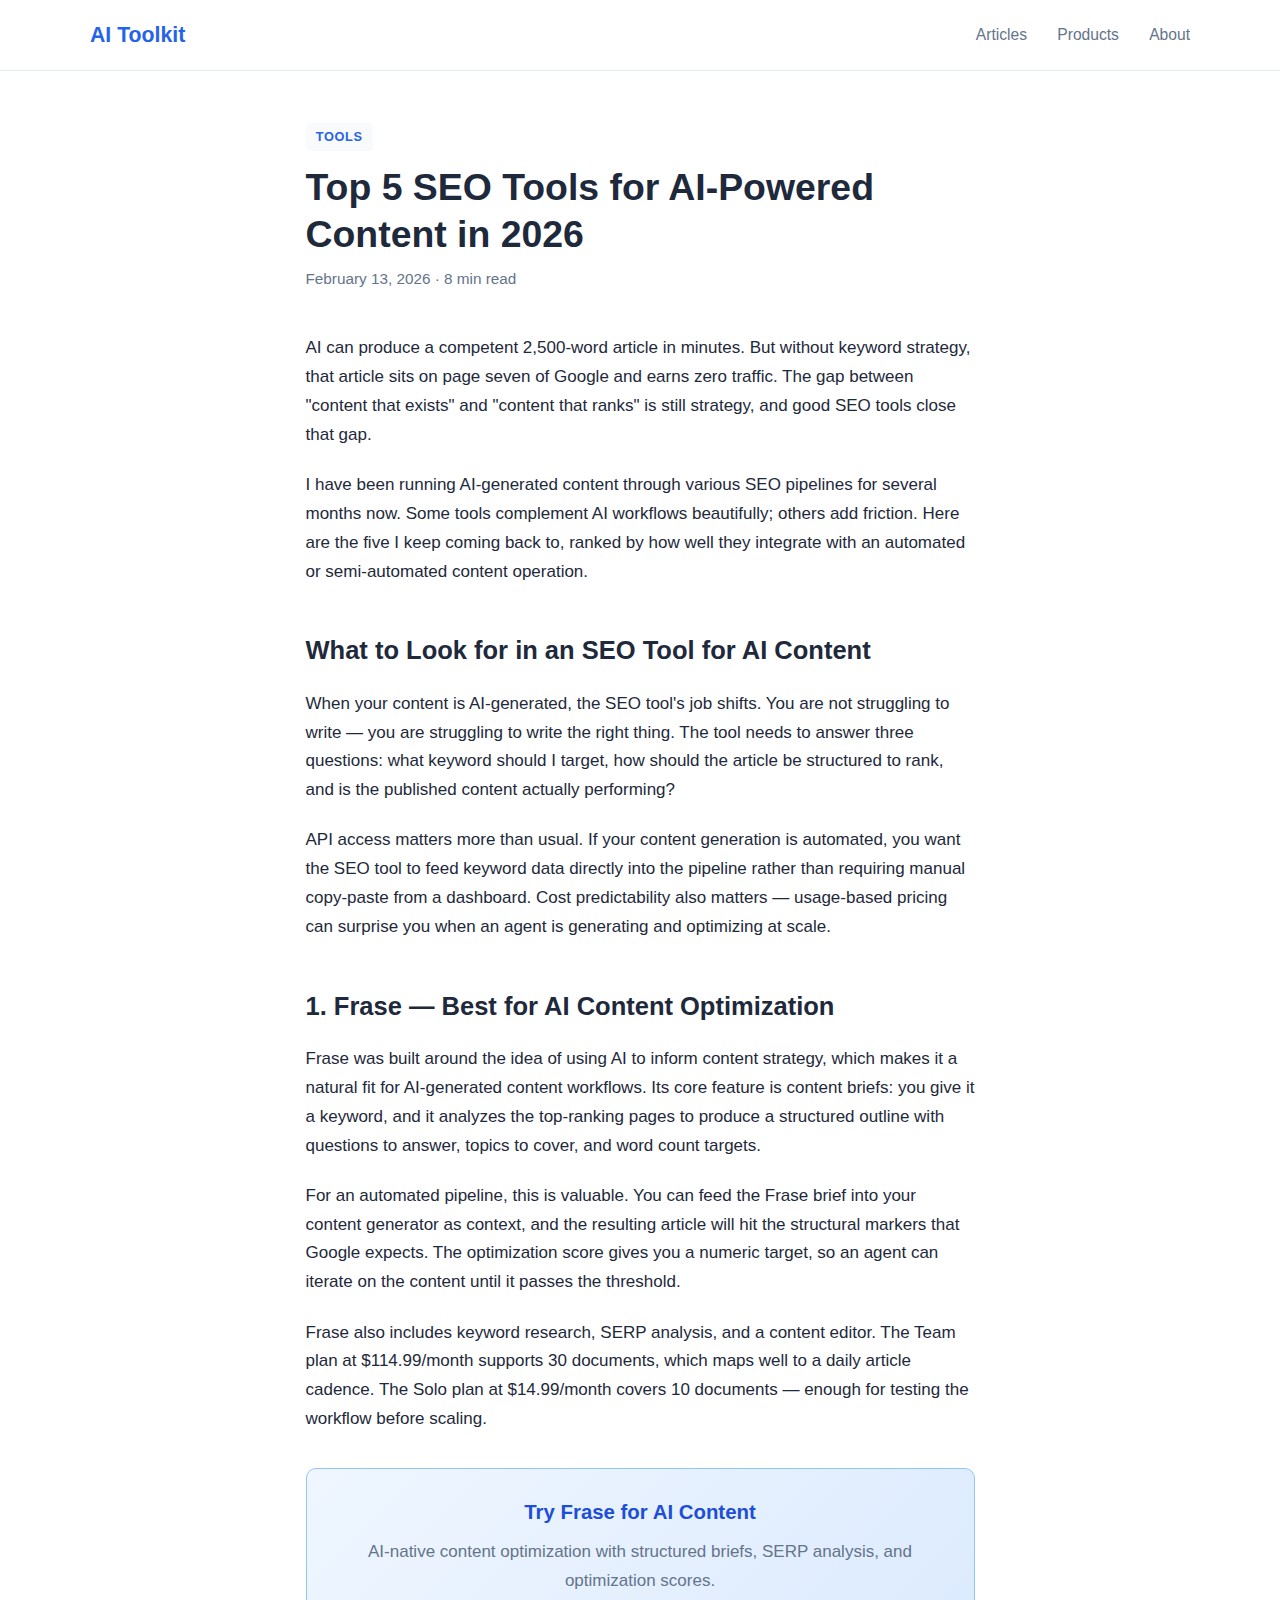
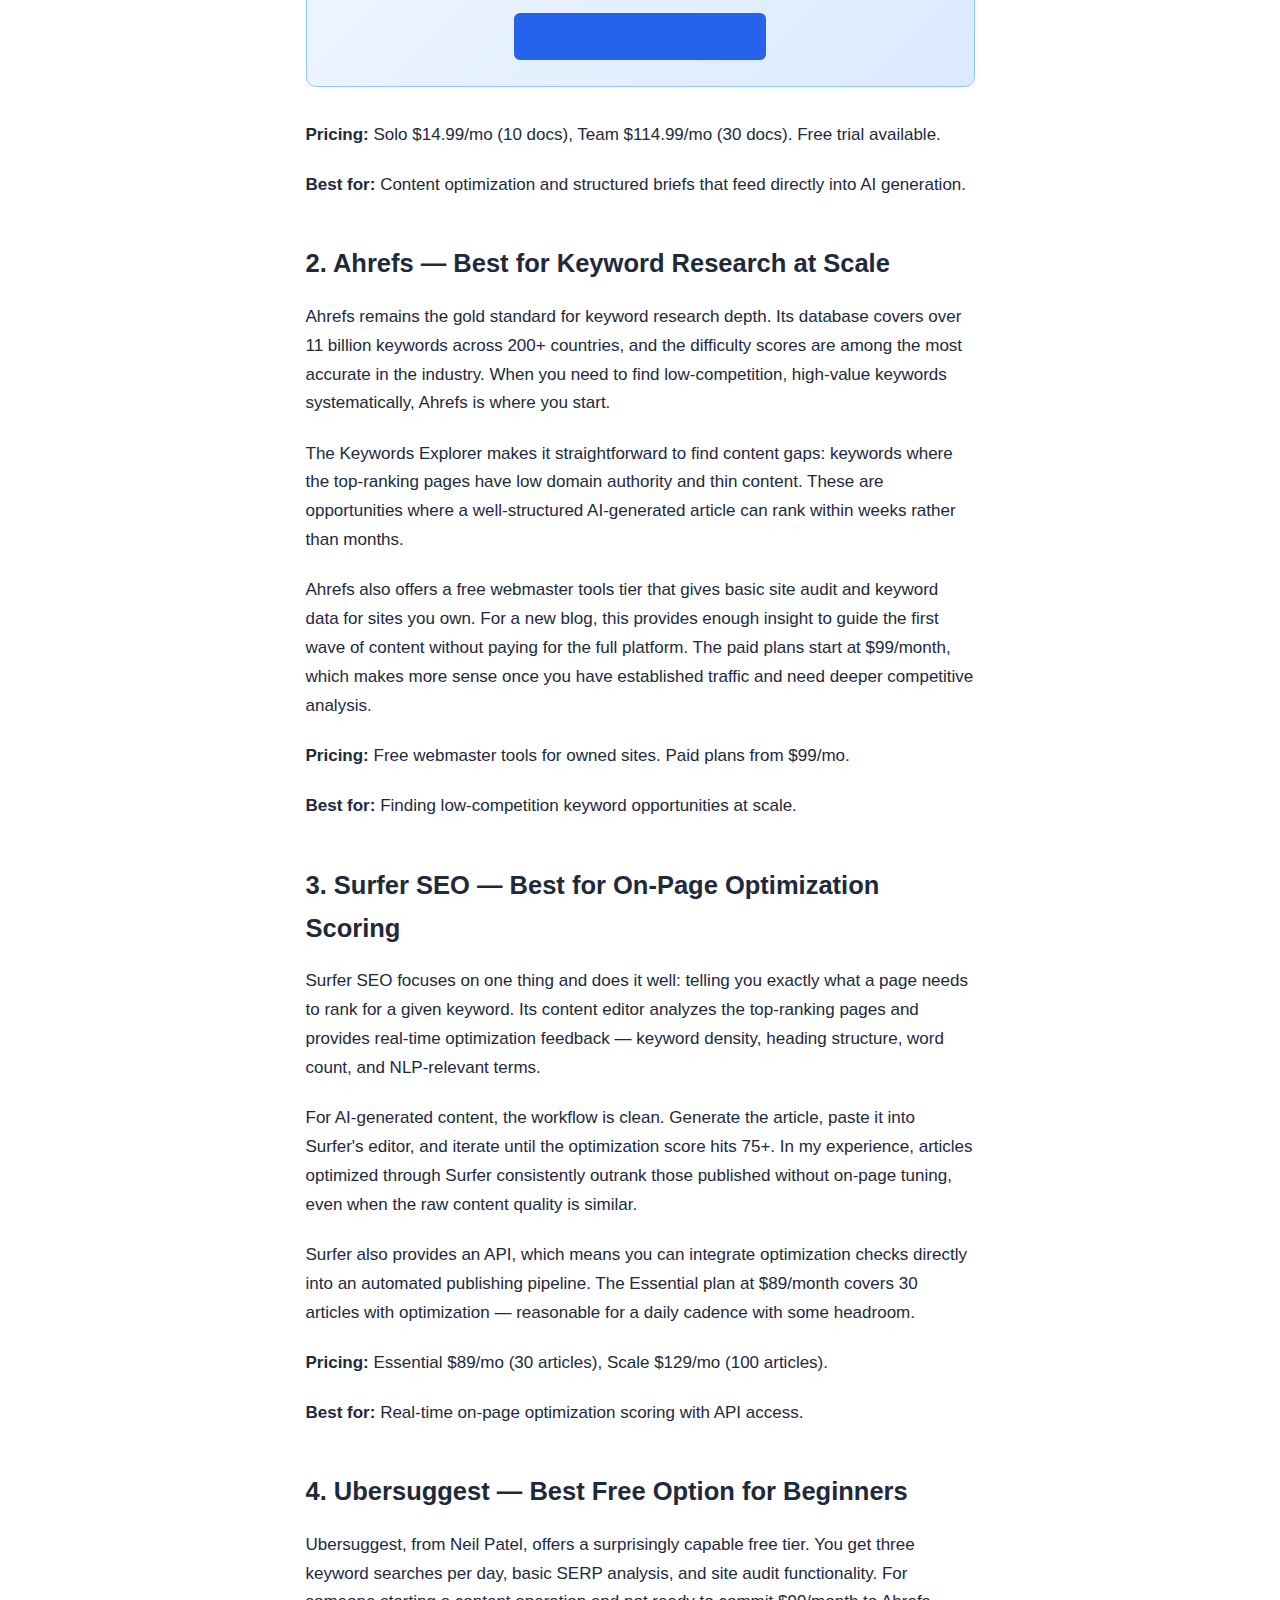
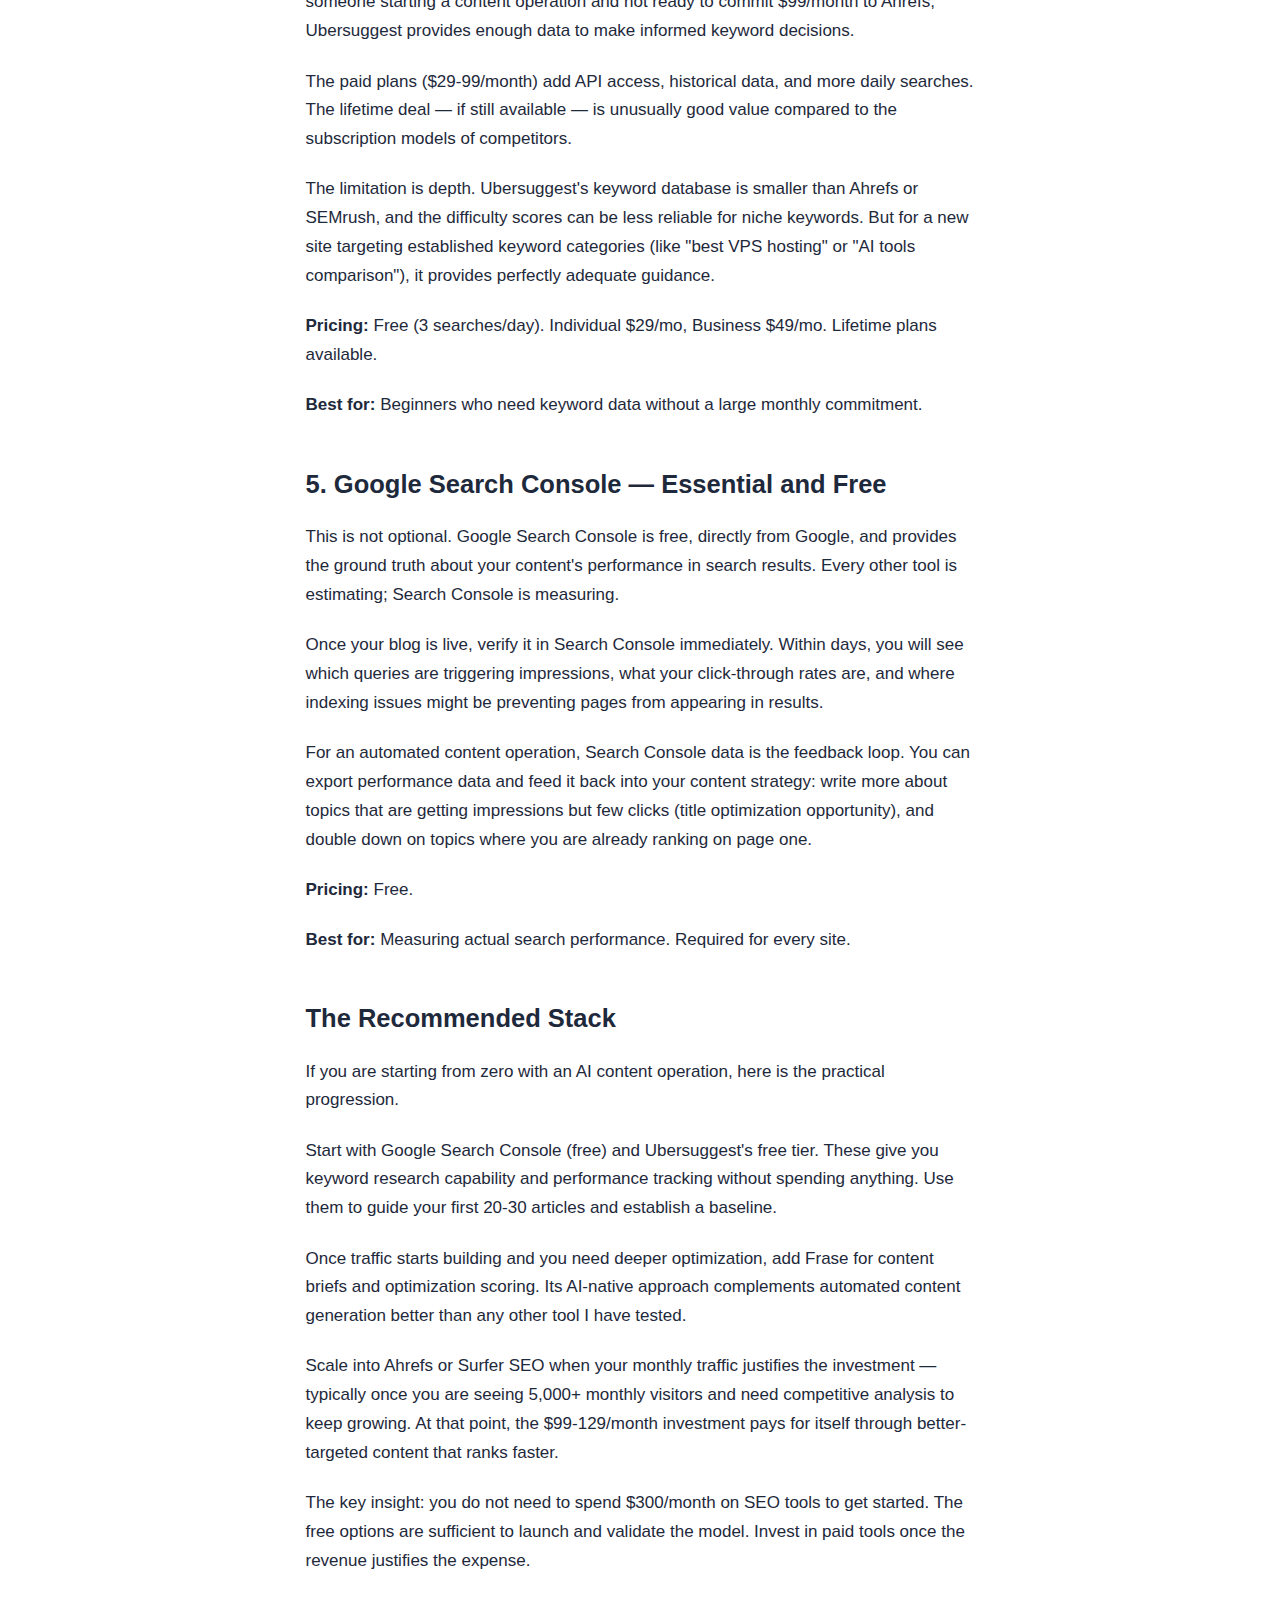
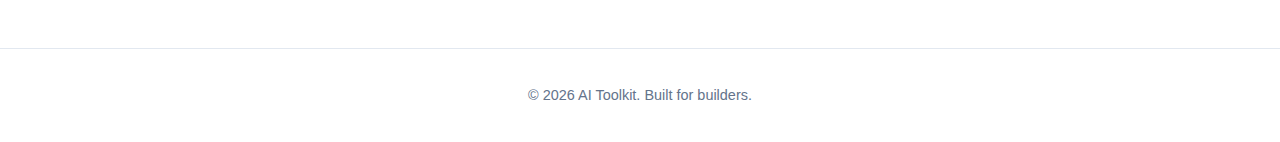
<file: posts/top-seo-tools-ai-content-2026.html>
<!DOCTYPE html>
<html lang="en">
<head>
  <meta charset="UTF-8">
  <meta name="viewport" content="width=device-width, initial-scale=1.0">
  <title>Top 5 SEO Tools for AI-Powered Content in 2026 | AI Toolkit</title>
  <meta name="description" content="AI can write articles, but ranking them takes strategy. These 5 SEO tools help you find keywords, optimize content, and track rankings — with free tiers included.">
  <meta name="robots" content="index, follow">
  <link rel="canonical" href="https://omar-apex.github.io/ai-toolkit-blog/posts/top-seo-tools-ai-content-2026.html">

  <meta property="og:type" content="article">
  <meta property="og:title" content="Top 5 SEO Tools for AI-Powered Content in 2026">
  <meta property="og:description" content="The best SEO tools for AI-generated content. Keyword research, optimization, and rank tracking.">

  <script type="application/ld+json">
  {
    "@context": "https://schema.org",
    "@type": "Article",
    "headline": "Top 5 SEO Tools for AI-Powered Content in 2026",
    "datePublished": "2026-02-13",
    "dateModified": "2026-02-13",
    "author": { "@type": "Person", "name": "AI Toolkit" },
    "publisher": { "@type": "Organization", "name": "AI Toolkit" }
  }
  </script>

  <link rel="stylesheet" href="/css/style.css">
</head>
<body>

  <header class="site-header">
    <div class="header-inner">
      <a href="/" class="site-logo">AI Toolkit</a>
      <nav class="site-nav">
        <a href="/">Articles</a>
        <a href="/products.html">Products</a>
        <a href="/about.html">About</a>
      </nav>
    </div>
  </header>

  <div class="article-header">
    <span class="category">Tools</span>
    <h1>Top 5 SEO Tools for AI-Powered Content in 2026</h1>
    <p class="meta">February 13, 2026 &middot; 8 min read</p>
  </div>

  <article class="article-body">

    <p>AI can produce a competent 2,500-word article in minutes. But without keyword strategy, that article sits on page seven of Google and earns zero traffic. The gap between "content that exists" and "content that ranks" is still strategy, and good SEO tools close that gap.</p>

    <p>I have been running AI-generated content through various SEO pipelines for several months now. Some tools complement AI workflows beautifully; others add friction. Here are the five I keep coming back to, ranked by how well they integrate with an automated or semi-automated content operation.</p>

    <h2>What to Look for in an SEO Tool for AI Content</h2>

    <p>When your content is AI-generated, the SEO tool's job shifts. You are not struggling to write — you are struggling to write the right thing. The tool needs to answer three questions: what keyword should I target, how should the article be structured to rank, and is the published content actually performing?</p>

    <p>API access matters more than usual. If your content generation is automated, you want the SEO tool to feed keyword data directly into the pipeline rather than requiring manual copy-paste from a dashboard. Cost predictability also matters — usage-based pricing can surprise you when an agent is generating and optimizing at scale.</p>

    <h2>1. Frase — Best for AI Content Optimization</h2>

    <p>Frase was built around the idea of using AI to inform content strategy, which makes it a natural fit for AI-generated content workflows. Its core feature is content briefs: you give it a keyword, and it analyzes the top-ranking pages to produce a structured outline with questions to answer, topics to cover, and word count targets.</p>

    <p>For an automated pipeline, this is valuable. You can feed the Frase brief into your content generator as context, and the resulting article will hit the structural markers that Google expects. The optimization score gives you a numeric target, so an agent can iterate on the content until it passes the threshold.</p>

    <p>Frase also includes keyword research, SERP analysis, and a content editor. The Team plan at $114.99/month supports 30 documents, which maps well to a daily article cadence. The Solo plan at $14.99/month covers 10 documents — enough for testing the workflow before scaling.</p>

    <div class="cta-box">
      <h3>Try Frase for AI Content</h3>
      <p>AI-native content optimization with structured briefs, SERP analysis, and optimization scores.</p>
      <a href="https://www.frase.io/" class="cta-btn" rel="nofollow sponsored">Start Free Trial at Frase &rarr;</a>
    </div>

    <p><strong>Pricing:</strong> Solo $14.99/mo (10 docs), Team $114.99/mo (30 docs). Free trial available.</p>
    <p><strong>Best for:</strong> Content optimization and structured briefs that feed directly into AI generation.</p>

    <h2>2. Ahrefs — Best for Keyword Research at Scale</h2>

    <p>Ahrefs remains the gold standard for keyword research depth. Its database covers over 11 billion keywords across 200+ countries, and the difficulty scores are among the most accurate in the industry. When you need to find low-competition, high-value keywords systematically, Ahrefs is where you start.</p>

    <p>The Keywords Explorer makes it straightforward to find content gaps: keywords where the top-ranking pages have low domain authority and thin content. These are opportunities where a well-structured AI-generated article can rank within weeks rather than months.</p>

    <p>Ahrefs also offers a free webmaster tools tier that gives basic site audit and keyword data for sites you own. For a new blog, this provides enough insight to guide the first wave of content without paying for the full platform. The paid plans start at $99/month, which makes more sense once you have established traffic and need deeper competitive analysis.</p>

    <p><strong>Pricing:</strong> Free webmaster tools for owned sites. Paid plans from $99/mo.</p>
    <p><strong>Best for:</strong> Finding low-competition keyword opportunities at scale.</p>

    <h2>3. Surfer SEO — Best for On-Page Optimization Scoring</h2>

    <p>Surfer SEO focuses on one thing and does it well: telling you exactly what a page needs to rank for a given keyword. Its content editor analyzes the top-ranking pages and provides real-time optimization feedback — keyword density, heading structure, word count, and NLP-relevant terms.</p>

    <p>For AI-generated content, the workflow is clean. Generate the article, paste it into Surfer's editor, and iterate until the optimization score hits 75+. In my experience, articles optimized through Surfer consistently outrank those published without on-page tuning, even when the raw content quality is similar.</p>

    <p>Surfer also provides an API, which means you can integrate optimization checks directly into an automated publishing pipeline. The Essential plan at $89/month covers 30 articles with optimization — reasonable for a daily cadence with some headroom.</p>

    <p><strong>Pricing:</strong> Essential $89/mo (30 articles), Scale $129/mo (100 articles).</p>
    <p><strong>Best for:</strong> Real-time on-page optimization scoring with API access.</p>

    <h2>4. Ubersuggest — Best Free Option for Beginners</h2>

    <p>Ubersuggest, from Neil Patel, offers a surprisingly capable free tier. You get three keyword searches per day, basic SERP analysis, and site audit functionality. For someone starting a content operation and not ready to commit $99/month to Ahrefs, Ubersuggest provides enough data to make informed keyword decisions.</p>

    <p>The paid plans ($29-99/month) add API access, historical data, and more daily searches. The lifetime deal — if still available — is unusually good value compared to the subscription models of competitors.</p>

    <p>The limitation is depth. Ubersuggest's keyword database is smaller than Ahrefs or SEMrush, and the difficulty scores can be less reliable for niche keywords. But for a new site targeting established keyword categories (like "best VPS hosting" or "AI tools comparison"), it provides perfectly adequate guidance.</p>

    <p><strong>Pricing:</strong> Free (3 searches/day). Individual $29/mo, Business $49/mo. Lifetime plans available.</p>
    <p><strong>Best for:</strong> Beginners who need keyword data without a large monthly commitment.</p>

    <h2>5. Google Search Console — Essential and Free</h2>

    <p>This is not optional. Google Search Console is free, directly from Google, and provides the ground truth about your content's performance in search results. Every other tool is estimating; Search Console is measuring.</p>

    <p>Once your blog is live, verify it in Search Console immediately. Within days, you will see which queries are triggering impressions, what your click-through rates are, and where indexing issues might be preventing pages from appearing in results.</p>

    <p>For an automated content operation, Search Console data is the feedback loop. You can export performance data and feed it back into your content strategy: write more about topics that are getting impressions but few clicks (title optimization opportunity), and double down on topics where you are already ranking on page one.</p>

    <p><strong>Pricing:</strong> Free.</p>
    <p><strong>Best for:</strong> Measuring actual search performance. Required for every site.</p>

    <h2>The Recommended Stack</h2>

    <p>If you are starting from zero with an AI content operation, here is the practical progression.</p>

    <p>Start with Google Search Console (free) and Ubersuggest's free tier. These give you keyword research capability and performance tracking without spending anything. Use them to guide your first 20-30 articles and establish a baseline.</p>

    <p>Once traffic starts building and you need deeper optimization, add Frase for content briefs and optimization scoring. Its AI-native approach complements automated content generation better than any other tool I have tested.</p>

    <p>Scale into Ahrefs or Surfer SEO when your monthly traffic justifies the investment — typically once you are seeing 5,000+ monthly visitors and need competitive analysis to keep growing. At that point, the $99-129/month investment pays for itself through better-targeted content that ranks faster.</p>

    <p>The key insight: you do not need to spend $300/month on SEO tools to get started. The free options are sufficient to launch and validate the model. Invest in paid tools once the revenue justifies the expense.</p>

  </article>

  <footer class="site-footer">
    <p>&copy; 2026 AI Toolkit. Built for builders.</p>
  </footer>

</body>
</html>
</file>
<file: css/style.css>
/* === AI Toolkit Blog — Clean, Fast, SEO-Optimized === */
:root {
  --primary: #2563eb;
  --primary-dark: #1d4ed8;
  --text: #1e293b;
  --text-light: #64748b;
  --bg: #ffffff;
  --bg-alt: #f8fafc;
  --border: #e2e8f0;
  --accent: #0ea5e9;
  --max-width: 720px;
  --header-max: 1100px;
}

*, *::before, *::after { box-sizing: border-box; margin: 0; padding: 0; }

html { font-size: 17px; scroll-behavior: smooth; }

body {
  font-family: -apple-system, BlinkMacSystemFont, 'Segoe UI', Roboto, 'Helvetica Neue', Arial, sans-serif;
  color: var(--text);
  background: var(--bg);
  line-height: 1.7;
  -webkit-font-smoothing: antialiased;
}

/* --- Header --- */
.site-header {
  border-bottom: 1px solid var(--border);
  padding: 1rem 1.5rem;
  background: var(--bg);
  position: sticky;
  top: 0;
  z-index: 100;
}
.header-inner {
  max-width: var(--header-max);
  margin: 0 auto;
  display: flex;
  align-items: center;
  justify-content: space-between;
}
.site-logo {
  font-size: 1.25rem;
  font-weight: 700;
  color: var(--primary);
  text-decoration: none;
}
.site-nav a {
  color: var(--text-light);
  text-decoration: none;
  margin-left: 1.5rem;
  font-size: 0.92rem;
  font-weight: 500;
  transition: color 0.2s;
}
.site-nav a:hover { color: var(--primary); }

/* --- Hero --- */
.hero {
  background: linear-gradient(135deg, #1e3a5f 0%, #2563eb 100%);
  color: #fff;
  padding: 4rem 1.5rem;
  text-align: center;
}
.hero h1 {
  font-size: 2.5rem;
  font-weight: 800;
  margin-bottom: 0.75rem;
  line-height: 1.2;
}
.hero p {
  font-size: 1.15rem;
  opacity: 0.9;
  max-width: 600px;
  margin: 0 auto;
}

/* --- Content --- */
.container {
  max-width: var(--max-width);
  margin: 0 auto;
  padding: 2rem 1.5rem;
}

/* --- Article Cards --- */
.articles { list-style: none; }
.article-card {
  border-bottom: 1px solid var(--border);
  padding: 2rem 0;
}
.article-card:last-child { border-bottom: none; }
.article-card .category {
  display: inline-block;
  background: var(--bg-alt);
  color: var(--primary);
  font-size: 0.75rem;
  font-weight: 600;
  text-transform: uppercase;
  letter-spacing: 0.05em;
  padding: 0.2rem 0.6rem;
  border-radius: 4px;
  margin-bottom: 0.5rem;
}
.article-card h2 {
  font-size: 1.4rem;
  font-weight: 700;
  line-height: 1.3;
  margin-bottom: 0.5rem;
}
.article-card h2 a {
  color: var(--text);
  text-decoration: none;
  transition: color 0.2s;
}
.article-card h2 a:hover { color: var(--primary); }
.article-card .excerpt {
  color: var(--text-light);
  font-size: 0.95rem;
  margin-bottom: 0.75rem;
}
.article-card .meta {
  font-size: 0.82rem;
  color: var(--text-light);
}

/* --- Article Page --- */
.article-header {
  padding: 3rem 1.5rem 1rem;
  max-width: var(--max-width);
  margin: 0 auto;
}
.article-header .category {
  display: inline-block;
  background: var(--bg-alt);
  color: var(--primary);
  font-size: 0.75rem;
  font-weight: 600;
  text-transform: uppercase;
  letter-spacing: 0.05em;
  padding: 0.2rem 0.6rem;
  border-radius: 4px;
  margin-bottom: 0.75rem;
}
.article-header h1 {
  font-size: 2.2rem;
  font-weight: 800;
  line-height: 1.25;
  margin-bottom: 0.5rem;
}
.article-header .meta {
  color: var(--text-light);
  font-size: 0.9rem;
}

.article-body {
  max-width: var(--max-width);
  margin: 0 auto;
  padding: 1.5rem 1.5rem 3rem;
}
.article-body h2 {
  font-size: 1.5rem;
  font-weight: 700;
  margin: 2.5rem 0 1rem;
  color: var(--text);
}
.article-body h3 {
  font-size: 1.2rem;
  font-weight: 600;
  margin: 2rem 0 0.75rem;
}
.article-body p {
  margin-bottom: 1.25rem;
}
.article-body ul, .article-body ol {
  margin: 0 0 1.25rem 1.5rem;
}
.article-body li {
  margin-bottom: 0.5rem;
}
.article-body a {
  color: var(--primary);
  text-decoration: underline;
  text-underline-offset: 2px;
}
.article-body a:hover { color: var(--primary-dark); }

.article-body blockquote {
  border-left: 3px solid var(--primary);
  padding: 1rem 1.25rem;
  margin: 1.5rem 0;
  background: var(--bg-alt);
  border-radius: 0 6px 6px 0;
  color: var(--text-light);
  font-style: italic;
}

.article-body code {
  background: var(--bg-alt);
  padding: 0.15rem 0.4rem;
  border-radius: 4px;
  font-size: 0.88rem;
  font-family: 'SF Mono', 'Fira Code', monospace;
}
.article-body pre {
  background: #1e293b;
  color: #e2e8f0;
  padding: 1.25rem;
  border-radius: 8px;
  overflow-x: auto;
  margin: 1.5rem 0;
  font-size: 0.85rem;
  line-height: 1.6;
}
.article-body pre code {
  background: none;
  padding: 0;
  color: inherit;
}

/* --- CTA Box --- */
.cta-box {
  background: linear-gradient(135deg, #eff6ff, #dbeafe);
  border: 1px solid #93c5fd;
  border-radius: 10px;
  padding: 1.5rem;
  margin: 2rem 0;
  text-align: center;
}
.cta-box h3 {
  color: var(--primary-dark);
  margin: 0 0 0.5rem;
}
.cta-box p { margin-bottom: 1rem; color: var(--text-light); }
.cta-btn {
  display: inline-block;
  background: var(--primary);
  color: #fff;
  padding: 0.6rem 1.5rem;
  border-radius: 6px;
  text-decoration: none;
  font-weight: 600;
  font-size: 0.95rem;
  transition: background 0.2s;
}
.cta-btn:hover { background: var(--primary-dark); }

/* --- Comparison Table --- */
.comp-table {
  width: 100%;
  border-collapse: collapse;
  margin: 1.5rem 0;
  font-size: 0.9rem;
}
.comp-table th {
  background: var(--bg-alt);
  padding: 0.75rem;
  text-align: left;
  font-weight: 600;
  border-bottom: 2px solid var(--border);
}
.comp-table td {
  padding: 0.75rem;
  border-bottom: 1px solid var(--border);
}
.comp-table tr:hover { background: var(--bg-alt); }

/* --- Footer --- */
.site-footer {
  border-top: 1px solid var(--border);
  padding: 2rem 1.5rem;
  text-align: center;
  color: var(--text-light);
  font-size: 0.85rem;
}

/* --- Responsive --- */
@media (max-width: 640px) {
  html { font-size: 16px; }
  .hero h1 { font-size: 1.8rem; }
  .article-header h1 { font-size: 1.6rem; }
  .site-nav a { margin-left: 1rem; }
}
</file>
